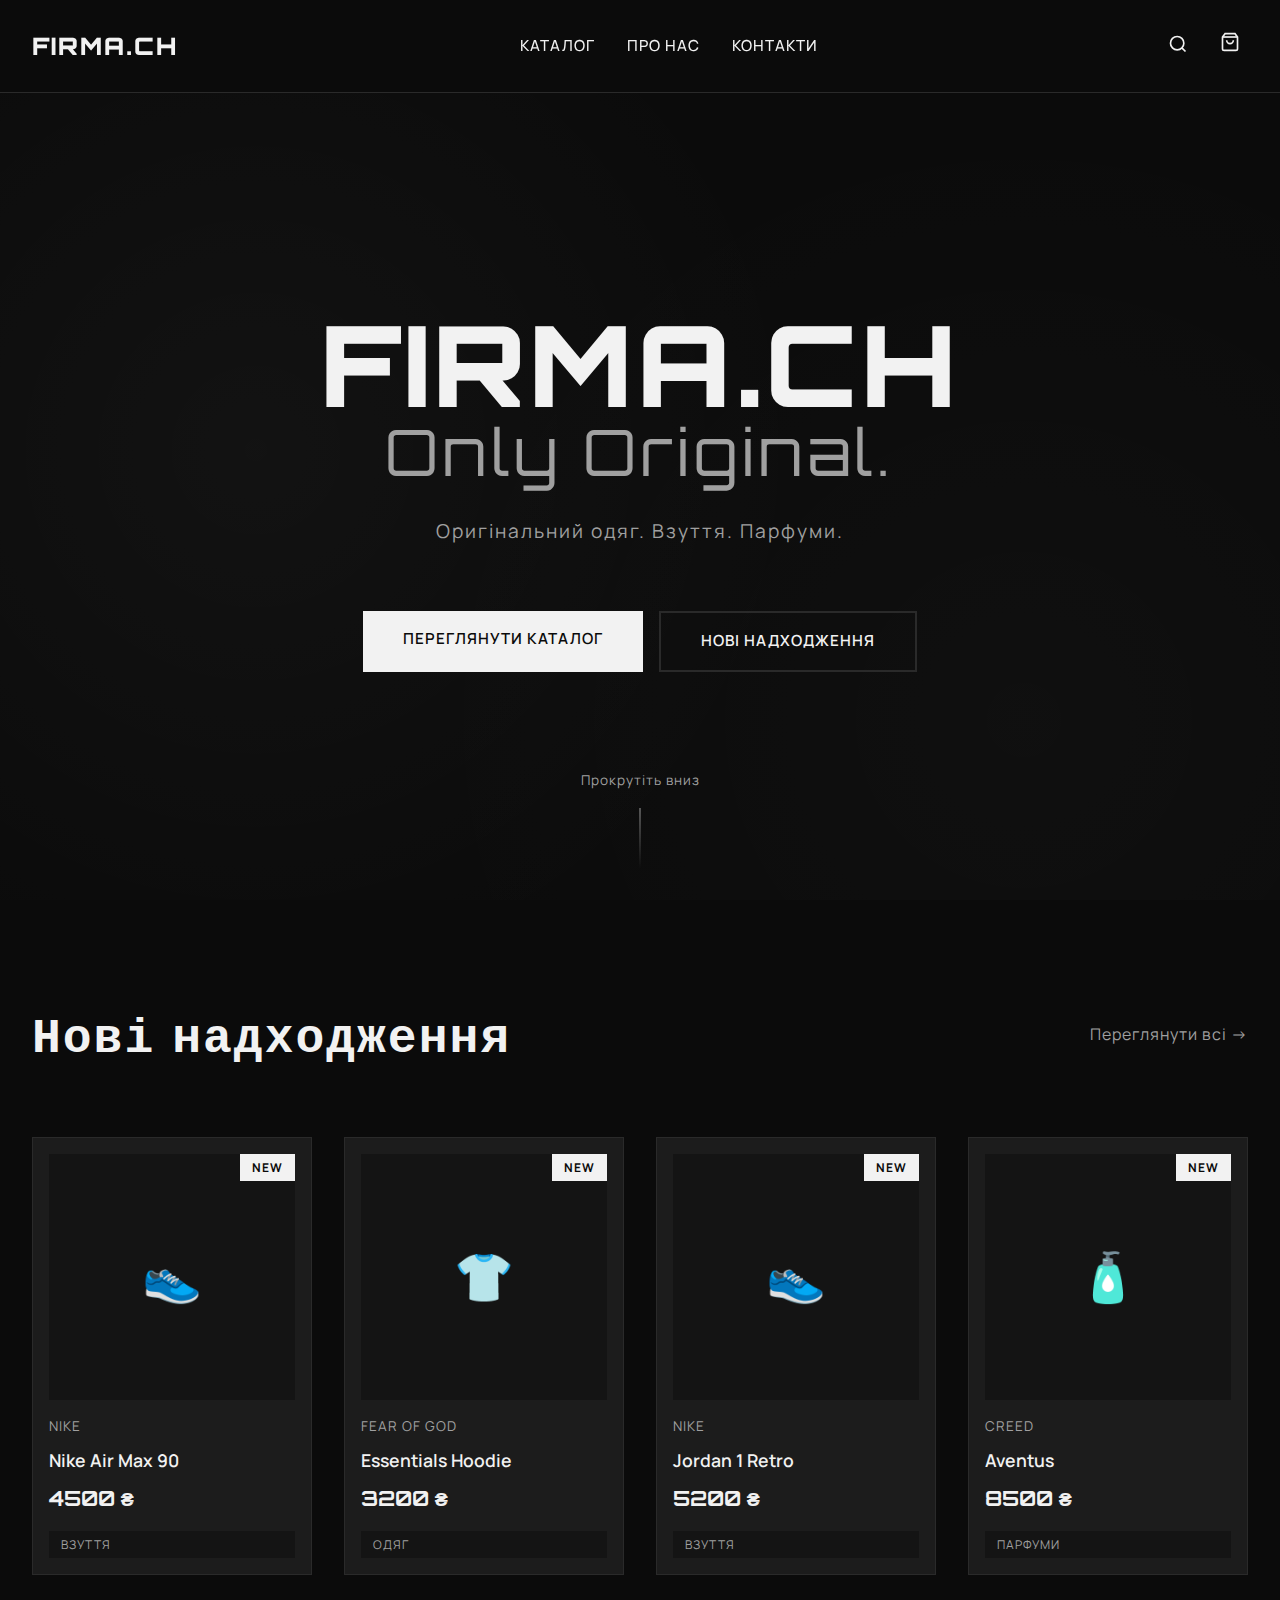
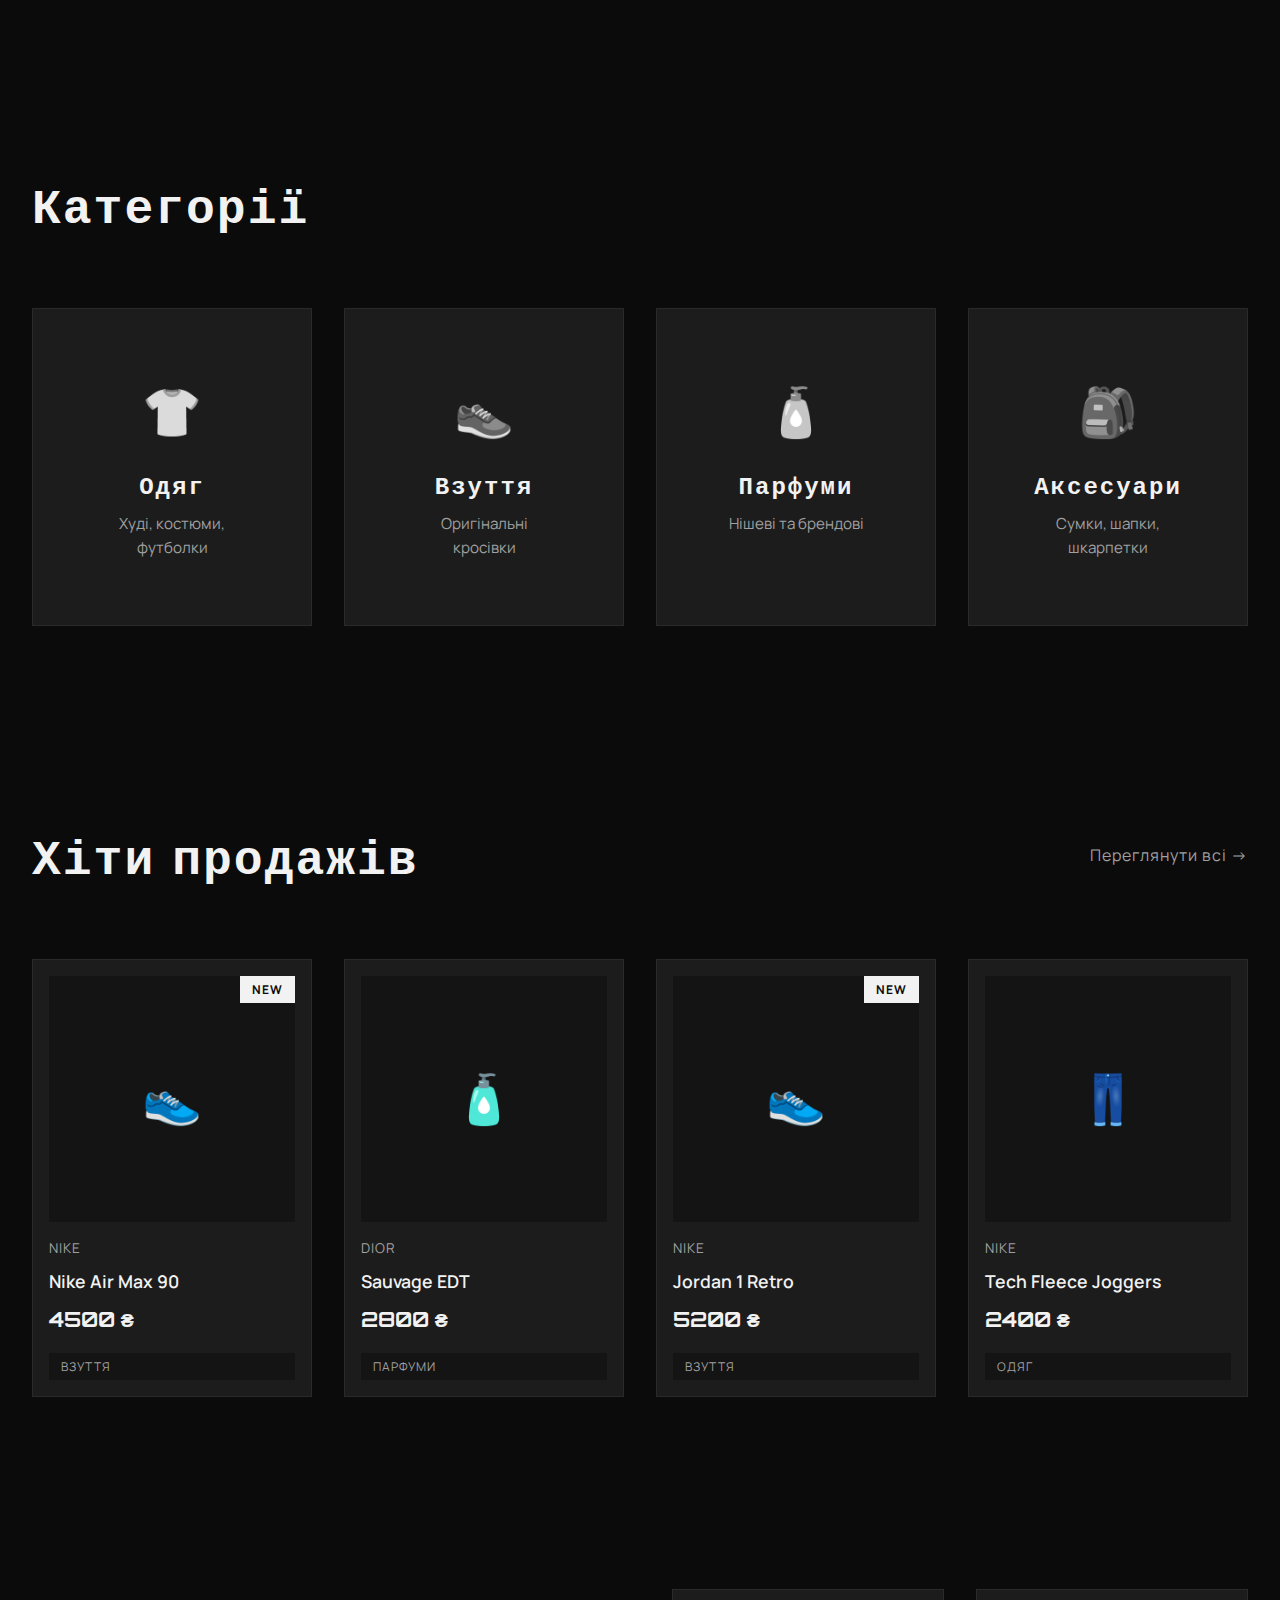
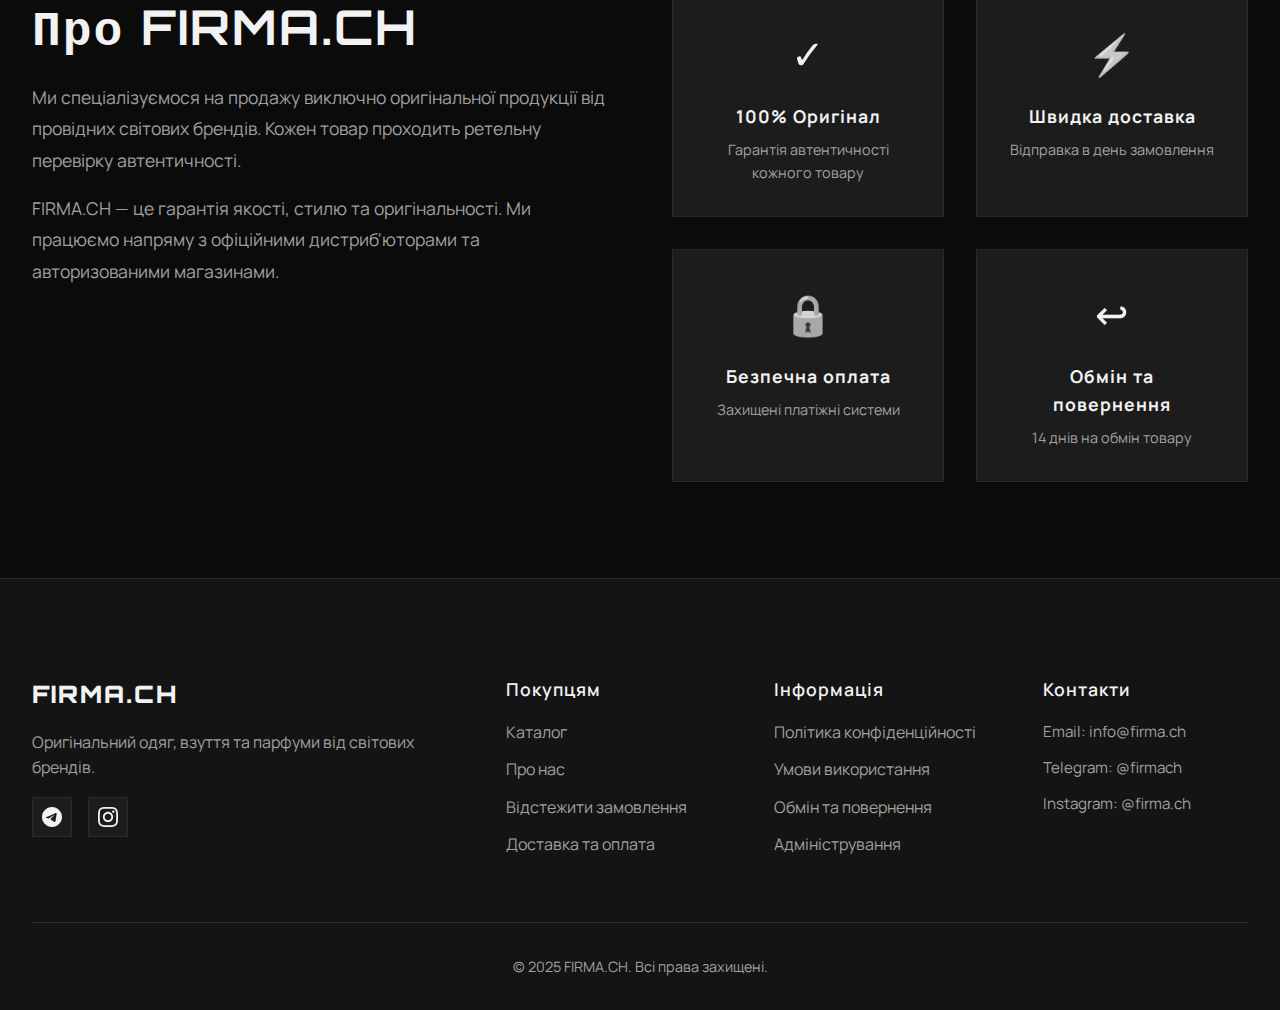
<file: index.html>
<!DOCTYPE html>
<html lang="uk">
<head>
    <meta charset="UTF-8">
    <meta name="viewport" content="width=device-width, initial-scale=1.0">
    <title>FIRMA.CH — Only Original</title>
    <link rel="stylesheet" href="styles.css">
    <link rel="preconnect" href="https://fonts.googleapis.com">
    <link rel="preconnect" href="https://fonts.gstatic.com" crossorigin>
    <link href="https://fonts.googleapis.com/css2?family=Orbitron:wght@400;500;700;900&family=Manrope:wght@300;400;500;600&display=swap" rel="stylesheet">
</head>
<body>
    <!-- Navigation -->
    <nav class="navbar">
        <div class="container">
            <div class="nav-content">
                <a href="index.html" class="logo">FIRMA.CH</a>
                <div class="nav-links">
                    <a href="catalog.html">Каталог</a>
                    <a href="#about">Про нас</a>
                    <a href="#contacts">Контакти</a>
                </div>
                <div class="nav-actions">
                    <button class="search-btn" id="searchToggle">
                        <svg width="20" height="20" viewBox="0 0 24 24" fill="none" stroke="currentColor" stroke-width="2">
                            <circle cx="11" cy="11" r="8"></circle>
                            <path d="m21 21-4.35-4.35"></path>
                        </svg>
                    </button>
                    <a href="cart.html" class="cart-btn">
                        <svg width="20" height="20" viewBox="0 0 24 24" fill="none" stroke="currentColor" stroke-width="2">
                            <path d="M6 2L3 6v14a2 2 0 0 0 2 2h14a2 2 0 0 0 2-2V6l-3-4z"></path>
                            <line x1="3" y1="6" x2="21" y2="6"></line>
                            <path d="M16 10a4 4 0 0 1-8 0"></path>
                        </svg>
                        <span class="cart-count" id="cartCount">0</span>
                    </a>
                    <button class="menu-toggle" id="menuToggle">
                        <span></span>
                        <span></span>
                        <span></span>
                    </button>
                </div>
            </div>
        </div>
    </nav>

    <!-- Search Overlay -->
    <div class="search-overlay" id="searchOverlay">
        <div class="search-container">
            <input type="text" placeholder="Пошук товарів..." class="search-input" id="searchInput">
            <button class="search-close" id="searchClose">×</button>
        </div>
    </div>

    <!-- Hero Section -->
    <section class="hero">
        <div class="hero-bg"></div>
        <div class="container">
            <div class="hero-content">
                <div class="hero-text">
                    <h1 class="hero-title">
                        <span class="hero-line">FIRMA.CH</span>
                        <span class="hero-line hero-tagline">Only Original.</span>
                    </h1>
                    <p class="hero-subtitle">Оригінальний одяг. Взуття. Парфуми.</p>
                    <div class="hero-buttons">
                        <a href="catalog.html" class="btn btn-primary">Переглянути каталог</a>
                        <a href="catalog.html?filter=new" class="btn btn-secondary">Нові надходження</a>
                    </div>
                </div>
            </div>
        </div>
        <div class="hero-scroll">
            <span>Прокрутіть вниз</span>
            <div class="scroll-line"></div>
        </div>
    </section>

    <!-- New Arrivals -->
    <section class="section section-new">
        <div class="container">
            <div class="section-header">
                <h2 class="section-title">Нові надходження</h2>
                <a href="catalog.html?filter=new" class="section-link">Переглянути всі →</a>
            </div>
            <div class="products-grid" id="newProducts">
                <!-- Products will be loaded here -->
            </div>
        </div>
    </section>

    <!-- Categories -->
    <section class="section section-categories">
        <div class="container">
            <div class="section-header">
                <h2 class="section-title">Категорії</h2>
            </div>
            <div class="categories-grid">
                <a href="catalog.html?category=clothing" class="category-card">
                    <div class="category-icon">👕</div>
                    <h3>Одяг</h3>
                    <p>Худі, костюми, футболки</p>
                </a>
                <a href="catalog.html?category=shoes" class="category-card">
                    <div class="category-icon">👟</div>
                    <h3>Взуття</h3>
                    <p>Оригінальні кросівки</p>
                </a>
                <a href="catalog.html?category=perfume" class="category-card">
                    <div class="category-icon">🧴</div>
                    <h3>Парфуми</h3>
                    <p>Нішеві та брендові</p>
                </a>
                <a href="catalog.html?category=accessories" class="category-card">
                    <div class="category-icon">🎒</div>
                    <h3>Аксесуари</h3>
                    <p>Сумки, шапки, шкарпетки</p>
                </a>
            </div>
        </div>
    </section>

    <!-- Best Sellers -->
    <section class="section section-bestsellers">
        <div class="container">
            <div class="section-header">
                <h2 class="section-title">Хіти продажів</h2>
                <a href="catalog.html?filter=bestsellers" class="section-link">Переглянути всі →</a>
            </div>
            <div class="products-grid" id="bestsellerProducts">
                <!-- Products will be loaded here -->
            </div>
        </div>
    </section>

    <!-- About Section -->
    <section class="section section-about" id="about">
        <div class="container">
            <div class="about-content">
                <div class="about-text">
                    <h2 class="section-title">Про FIRMA.CH</h2>
                    <p>Ми спеціалізуємося на продажу виключно оригінальної продукції від провідних світових брендів. Кожен товар проходить ретельну перевірку автентичності.</p>
                    <p>FIRMA.CH — це гарантія якості, стилю та оригінальності. Ми працюємо напряму з офіційними дистриб'юторами та авторизованими магазинами.</p>
                </div>
                <div class="about-features">
                    <div class="feature-card">
                        <div class="feature-icon">✓</div>
                        <h3>100% Оригінал</h3>
                        <p>Гарантія автентичності кожного товару</p>
                    </div>
                    <div class="feature-card">
                        <div class="feature-icon">⚡</div>
                        <h3>Швидка доставка</h3>
                        <p>Відправка в день замовлення</p>
                    </div>
                    <div class="feature-card">
                        <div class="feature-icon">🔒</div>
                        <h3>Безпечна оплата</h3>
                        <p>Захищені платіжні системи</p>
                    </div>
                    <div class="feature-card">
                        <div class="feature-icon">↩</div>
                        <h3>Обмін та повернення</h3>
                        <p>14 днів на обмін товару</p>
                    </div>
                </div>
            </div>
        </div>
    </section>

    <!-- Footer -->
    <footer class="footer" id="contacts">
        <div class="container">
            <div class="footer-content">
                <div class="footer-section">
                    <h3 class="footer-title">FIRMA.CH</h3>
                    <p class="footer-desc">Оригінальний одяг, взуття та парфуми від світових брендів.</p>
                    <div class="footer-social">
                        <a href="https://t.me/firmach" target="_blank" class="social-link">
                            <svg width="20" height="20" viewBox="0 0 24 24" fill="currentColor">
                                <path d="M12 0C5.373 0 0 5.373 0 12s5.373 12 12 12 12-5.373 12-12S18.627 0 12 0zm5.562 8.161c-.18 1.897-.962 6.502-1.359 8.627-.168.9-.5 1.201-.82 1.23-.697.064-1.226-.461-1.901-.903-1.056-.692-1.653-1.123-2.678-1.799-1.185-.781-.417-1.21.258-1.911.177-.184 3.247-2.977 3.307-3.23.007-.032.014-.15-.056-.212s-.174-.041-.249-.024c-.106.024-1.793 1.139-5.062 3.345-.479.329-.913.489-1.302.481-.428-.009-1.252-.241-1.865-.44-.752-.244-1.349-.374-1.297-.789.027-.216.324-.437.892-.663 3.498-1.524 5.831-2.529 6.998-3.014 3.332-1.386 4.025-1.627 4.476-1.635.099-.001.321.023.465.141.121.099.155.233.171.328.015.094.035.312.02.481z"/>
                            </svg>
                        </a>
                        <a href="https://instagram.com/firma.ch" target="_blank" class="social-link">
                            <svg width="20" height="20" viewBox="0 0 24 24" fill="currentColor">
                                <path d="M12 2.163c3.204 0 3.584.012 4.85.07 3.252.148 4.771 1.691 4.919 4.919.058 1.265.069 1.645.069 4.849 0 3.205-.012 3.584-.069 4.849-.149 3.225-1.664 4.771-4.919 4.919-1.266.058-1.644.07-4.85.07-3.204 0-3.584-.012-4.849-.07-3.26-.149-4.771-1.699-4.919-4.92-.058-1.265-.07-1.644-.07-4.849 0-3.204.013-3.583.07-4.849.149-3.227 1.664-4.771 4.919-4.919 1.266-.057 1.645-.069 4.849-.069zm0-2.163c-3.259 0-3.667.014-4.947.072-4.358.2-6.78 2.618-6.98 6.98-.059 1.281-.073 1.689-.073 4.948 0 3.259.014 3.668.072 4.948.2 4.358 2.618 6.78 6.98 6.98 1.281.058 1.689.072 4.948.072 3.259 0 3.668-.014 4.948-.072 4.354-.2 6.782-2.618 6.979-6.98.059-1.28.073-1.689.073-4.948 0-3.259-.014-3.667-.072-4.947-.196-4.354-2.617-6.78-6.979-6.98-1.281-.059-1.69-.073-4.949-.073zm0 5.838c-3.403 0-6.162 2.759-6.162 6.162s2.759 6.163 6.162 6.163 6.162-2.759 6.162-6.163c0-3.403-2.759-6.162-6.162-6.162zm0 10.162c-2.209 0-4-1.79-4-4 0-2.209 1.791-4 4-4s4 1.791 4 4c0 2.21-1.791 4-4 4zm6.406-11.845c-.796 0-1.441.645-1.441 1.44s.645 1.44 1.441 1.44c.795 0 1.439-.645 1.439-1.44s-.644-1.44-1.439-1.44z"/>
                            </svg>
                        </a>
                    </div>
                </div>
                <div class="footer-section">
                    <h4 class="footer-subtitle">Покупцям</h4>
                    <ul class="footer-links">
                        <li><a href="catalog.html">Каталог</a></li>
                        <li><a href="#about">Про нас</a></li>
                        <li><a href="tracking.html">Відстежити замовлення</a></li>
                        <li><a href="#delivery">Доставка та оплата</a></li>
                    </ul>
                </div>
                <div class="footer-section">
                    <h4 class="footer-subtitle">Інформація</h4>
                    <ul class="footer-links">
                        <li><a href="#policy">Політика конфіденційності</a></li>
                        <li><a href="#terms">Умови використання</a></li>
                        <li><a href="#return">Обмін та повернення</a></li>
                        <li><a href="admin.html">Адміністрування</a></li>
                    </ul>
                </div>
                <div class="footer-section">
                    <h4 class="footer-subtitle">Контакти</h4>
                    <ul class="footer-contacts">
                        <li>Email: info@firma.ch</li>
                        <li>Telegram: @firmach</li>
                        <li>Instagram: @firma.ch</li>
                    </ul>
                </div>
            </div>
            <div class="footer-bottom">
                <p>&copy; 2025 FIRMA.CH. Всі права захищені.</p>
            </div>
        </div>
    </footer>

    <script src="app.js"></script>
</body>
</html>
</file>
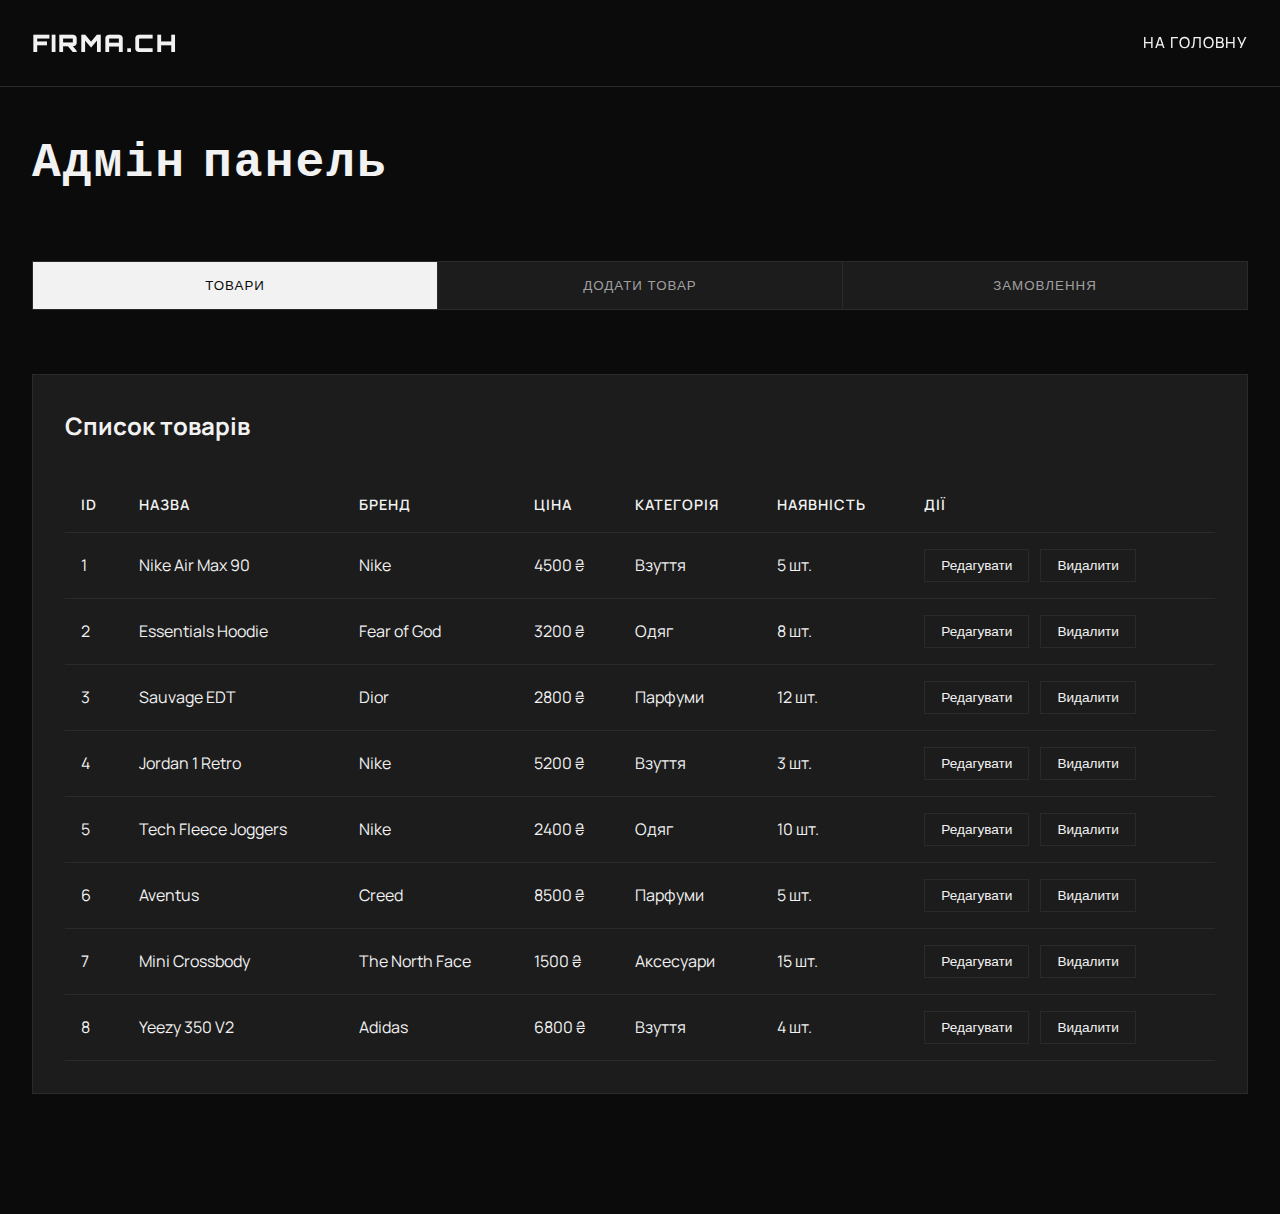
<file: admin.html>
<!DOCTYPE html>
<html lang="uk">
<head>
    <meta charset="UTF-8">
    <meta name="viewport" content="width=device-width, initial-scale=1.0">
    <title>Адмін панель — FIRMA.CH</title>
    <link rel="stylesheet" href="styles.css">
    <link href="https://fonts.googleapis.com/css2?family=Orbitron:wght@400;500;700;900&family=Manrope:wght@300;400;500;600&display=swap" rel="stylesheet">
    <style>
        .admin-container { padding: 120px 0; }
        .admin-tabs { display: flex; gap: 0; margin-bottom: var(--spacing-lg); border: 1px solid var(--color-border); }
        .admin-tab { flex: 1; background: var(--color-card); border: none; border-right: 1px solid var(--color-border); color: var(--color-muted); padding: var(--spacing-sm); cursor: pointer; transition: var(--transition-fast); text-transform: uppercase; letter-spacing: 1px; }
        .admin-tab:last-child { border-right: none; }
        .admin-tab.active { background: var(--color-text); color: var(--color-black); }
        .admin-tab:hover { background: var(--color-dark-grey); }
        .admin-content { background: var(--color-card); border: 1px solid var(--color-border); padding: var(--spacing-md); }
        .admin-section { display: none; }
        .admin-section.active { display: block; }
        .product-form { display: grid; grid-template-columns: 1fr 1fr; gap: var(--spacing-md); }
        .form-group { margin-bottom: var(--spacing-md); }
        .form-group label { display: block; margin-bottom: 0.5rem; font-weight: 600; text-transform: uppercase; font-size: 0.9rem; }
        .form-group input, .form-group select, .form-group textarea { width: 100%; background: var(--color-dark-grey); border: 1px solid var(--color-border); color: var(--color-text); padding: 0.75rem; font-size: 1rem; }
        .products-table { width: 100%; border-collapse: collapse; }
        .products-table th, .products-table td { padding: var(--spacing-sm); border-bottom: 1px solid var(--color-border); text-align: left; }
        .products-table th { font-weight: 600; text-transform: uppercase; font-size: 0.9rem; letter-spacing: 1px; }
        .action-btn { background: transparent; border: 1px solid var(--color-border); color: var(--color-text); padding: 0.5rem 1rem; font-size: 0.85rem; cursor: pointer; margin-right: 0.5rem; transition: var(--transition-fast); }
        .action-btn:hover { border-color: var(--color-text); }
        .delete-btn:hover { border-color: #F44336; color: #F44336; }
    </style>
</head>
<body>
    <nav class="navbar">
        <div class="container">
            <div class="nav-content">
                <a href="index.html" class="logo">FIRMA.CH</a>
                <div class="nav-links">
                    <a href="index.html">На головну</a>
                </div>
            </div>
        </div>
    </nav>
    
    <div class="admin-container">
        <div class="container">
            <h1 class="section-title" style="margin-bottom: var(--spacing-lg);">Адмін панель</h1>
            
            <div class="admin-tabs">
                <button class="admin-tab active" data-tab="products">Товари</button>
                <button class="admin-tab" data-tab="add">Додати товар</button>
                <button class="admin-tab" data-tab="orders">Замовлення</button>
            </div>
            
            <div class="admin-content">
                <div class="admin-section active" id="products">
                    <h2 style="margin-bottom: var(--spacing-md);">Список товарів</h2>
                    <table class="products-table">
                        <thead>
                            <tr><th>ID</th><th>Назва</th><th>Бренд</th><th>Ціна</th><th>Категорія</th><th>Наявність</th><th>Дії</th></tr>
                        </thead>
                        <tbody id="productsTableBody"></tbody>
                    </table>
                </div>
                
                <div class="admin-section" id="add">
                    <h2 style="margin-bottom: var(--spacing-md);">Додати новий товар</h2>
                    <form id="addProductForm" class="product-form">
                        <div class="form-group"><label>Назва *</label><input type="text" name="name" required></div>
                        <div class="form-group"><label>Бренд *</label><input type="text" name="brand" required></div>
                        <div class="form-group"><label>Ціна (₴) *</label><input type="number" name="price" required></div>
                        <div class="form-group"><label>Категорія *</label><select name="category" required><option value="clothing">Одяг</option><option value="shoes">Взуття</option><option value="perfume">Парфуми</option><option value="accessories">Аксесуари</option></select></div>
                        <div class="form-group"><label>Іконка (емоджі)</label><input type="text" name="image" placeholder="👕"></div>
                        <div class="form-group"><label>Наявність *</label><input type="number" name="stock" required value="0"></div>
                        <div class="form-group" style="grid-column: 1 / -1;"><label>Розміри (через кому)</label><input type="text" name="sizes" placeholder="S, M, L, XL"></div>
                        <div class="form-group" style="grid-column: 1 / -1;"><button type="submit" class="btn btn-primary" style="width: 100%;">Додати товар</button></div>
                    </form>
                </div>
                
                <div class="admin-section" id="orders">
                    <h2 style="margin-bottom: var(--spacing-md);">Замовлення</h2>
                    <table class="products-table">
                        <thead>
                            <tr><th>ID</th><th>Клієнт</th><th>Телефон</th><th>Сума</th><th>Статус</th><th>Дії</th></tr>
                        </thead>
                        <tbody id="ordersTableBody">
                            <tr><td colspan="6" style="text-align: center; color: var(--color-muted);">Замовлень поки немає</td></tr>
                        </tbody>
                    </table>
                </div>
            </div>
        </div>
    </div>
    
    <script src="app.js"></script>
    <script src="admin.js"></script>
</body>
</html>
</file>
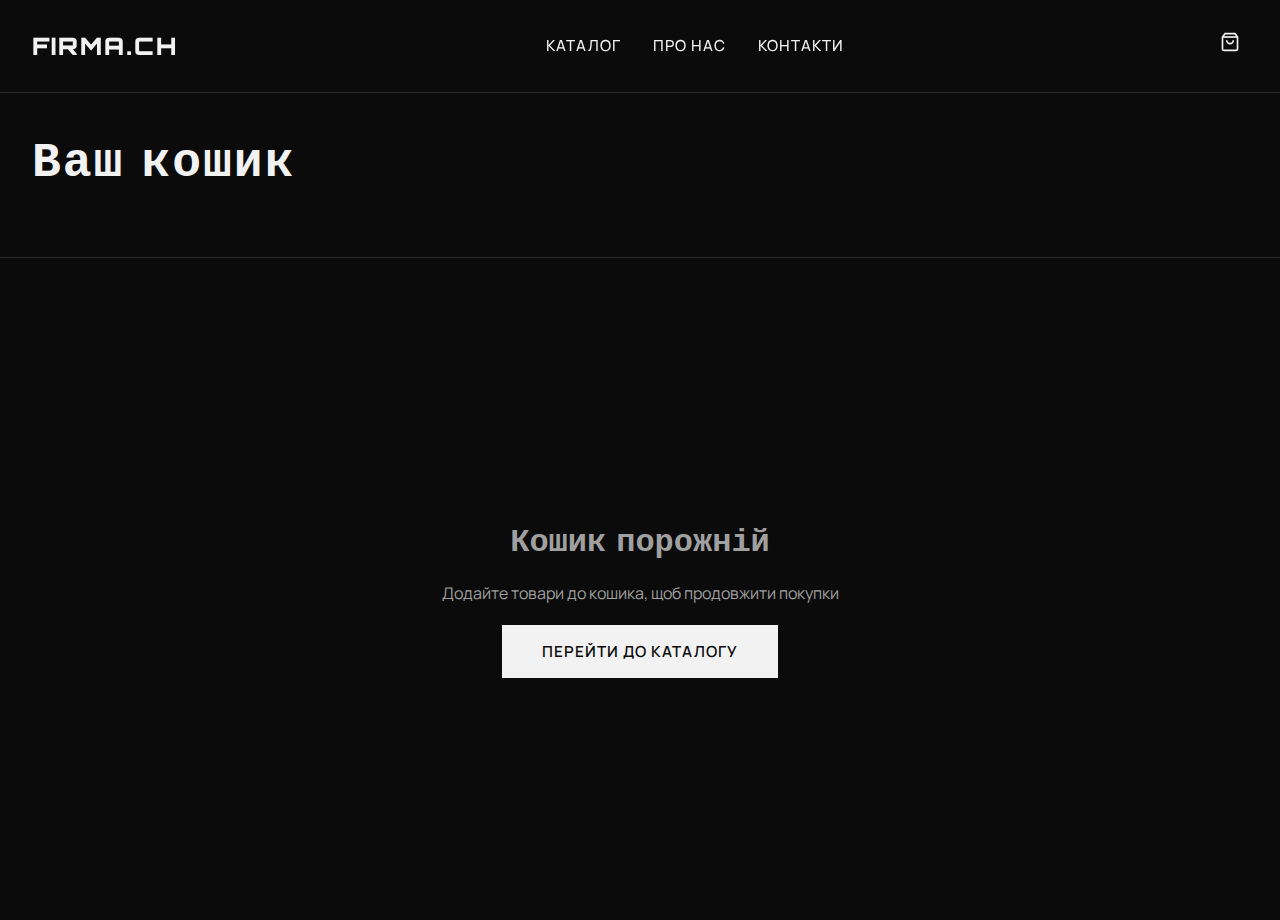
<file: cart.html>
<!DOCTYPE html>
<html lang="uk">
<head>
    <meta charset="UTF-8">
    <meta name="viewport" content="width=device-width, initial-scale=1.0">
    <title>Кошик — FIRMA.CH</title>
    <link rel="stylesheet" href="styles.css">
    <link href="https://fonts.googleapis.com/css2?family=Orbitron:wght@400;500;700;900&family=Manrope:wght@300;400;500;600&display=swap" rel="stylesheet">
    <style>
        .cart-hero {
            padding: 120px 0 60px;
            border-bottom: 1px solid var(--color-border);
        }
        .cart-layout {
            display: grid;
            grid-template-columns: 2fr 1fr;
            gap: var(--spacing-lg);
            padding: var(--spacing-lg) 0;
        }
        .cart-items {
            display: flex;
            flex-direction: column;
            gap: var(--spacing-md);
        }
        .cart-item {
            display: grid;
            grid-template-columns: 120px 1fr auto;
            gap: var(--spacing-md);
            background: var(--color-card);
            border: 1px solid var(--color-border);
            padding: var(--spacing-md);
            transition: var(--transition-fast);
        }
        .cart-item:hover {
            border-color: var(--color-muted);
        }
        .cart-item-image {
            width: 120px;
            height: 120px;
            background: var(--color-dark-grey);
            display: flex;
            align-items: center;
            justify-content: center;
            font-size: 4rem;
        }
        .cart-item-info {
            display: flex;
            flex-direction: column;
            gap: 0.5rem;
        }
        .cart-item-brand {
            color: var(--color-muted);
            font-size: 0.85rem;
            text-transform: uppercase;
        }
        .cart-item-name {
            font-size: 1.2rem;
            font-weight: 600;
        }
        .cart-item-option {
            color: var(--color-muted);
            font-size: 0.9rem;
        }
        .cart-item-actions {
            display: flex;
            flex-direction: column;
            align-items: flex-end;
            gap: var(--spacing-sm);
        }
        .cart-item-price {
            font-family: 'Orbitron', monospace;
            font-size: 1.5rem;
            font-weight: 700;
        }
        .quantity-control {
            display: flex;
            align-items: center;
            gap: 0.5rem;
            border: 1px solid var(--color-border);
        }
        .quantity-btn {
            background: transparent;
            border: none;
            color: var(--color-text);
            padding: 0.5rem 1rem;
            cursor: pointer;
            transition: var(--transition-fast);
        }
        .quantity-btn:hover {
            background: var(--color-dark-grey);
        }
        .quantity-value {
            padding: 0.5rem 1rem;
            min-width: 40px;
            text-align: center;
        }
        .remove-btn {
            background: transparent;
            border: 1px solid var(--color-border);
            color: var(--color-muted);
            padding: 0.5rem 1rem;
            font-size: 0.85rem;
            cursor: pointer;
            transition: var(--transition-fast);
        }
        .remove-btn:hover {
            border-color: #F44336;
            color: #F44336;
        }
        .cart-summary {
            position: sticky;
            top: 100px;
            height: fit-content;
            background: var(--color-card);
            border: 1px solid var(--color-border);
            padding: var(--spacing-md);
        }
        .summary-title {
            font-family: 'Orbitron', monospace;
            font-size: 1.5rem;
            margin-bottom: var(--spacing-md);
            letter-spacing: 1px;
        }
        .summary-row {
            display: flex;
            justify-content: space-between;
            margin-bottom: var(--spacing-sm);
            padding-bottom: var(--spacing-sm);
            border-bottom: 1px solid var(--color-border);
        }
        .summary-total {
            display: flex;
            justify-content: space-between;
            font-family: 'Orbitron', monospace;
            font-size: 1.8rem;
            font-weight: 900;
            margin: var(--spacing-md) 0;
        }
        .empty-cart {
            text-align: center;
            padding: var(--spacing-xl);
            color: var(--color-muted);
        }
        @media (max-width: 1024px) {
            .cart-layout {
                grid-template-columns: 1fr;
            }
            .cart-summary {
                position: relative;
                top: 0;
            }
        }
    </style>
</head>
<body>
    <nav class="navbar">
        <div class="container">
            <div class="nav-content">
                <a href="index.html" class="logo">FIRMA.CH</a>
                <div class="nav-links">
                    <a href="catalog.html">Каталог</a>
                    <a href="index.html#about">Про нас</a>
                    <a href="index.html#contacts">Контакти</a>
                </div>
                <div class="nav-actions">
                    <a href="cart.html" class="cart-btn">
                        <svg width="20" height="20" viewBox="0 0 24 24" fill="none" stroke="currentColor" stroke-width="2">
                            <path d="M6 2L3 6v14a2 2 0 0 0 2 2h14a2 2 0 0 0 2-2V6l-3-4z"></path>
                            <line x1="3" y1="6" x2="21" y2="6"></line>
                            <path d="M16 10a4 4 0 0 1-8 0"></path>
                        </svg>
                        <span class="cart-count" id="cartCount">0</span>
                    </a>
                </div>
            </div>
        </div>
    </nav>
    
    <section class="cart-hero">
        <div class="container">
            <h1 class="section-title">Ваш кошик</h1>
        </div>
    </section>
    
    <section class="section">
        <div class="container">
            <div class="cart-layout" id="cartLayout">
                <div class="cart-items" id="cartItems"></div>
                <div class="cart-summary" id="cartSummary"></div>
            </div>
        </div>
    </section>
    
    <script src="app.js"></script>
    <script src="cart.js"></script>
</body>
</html>
</file>
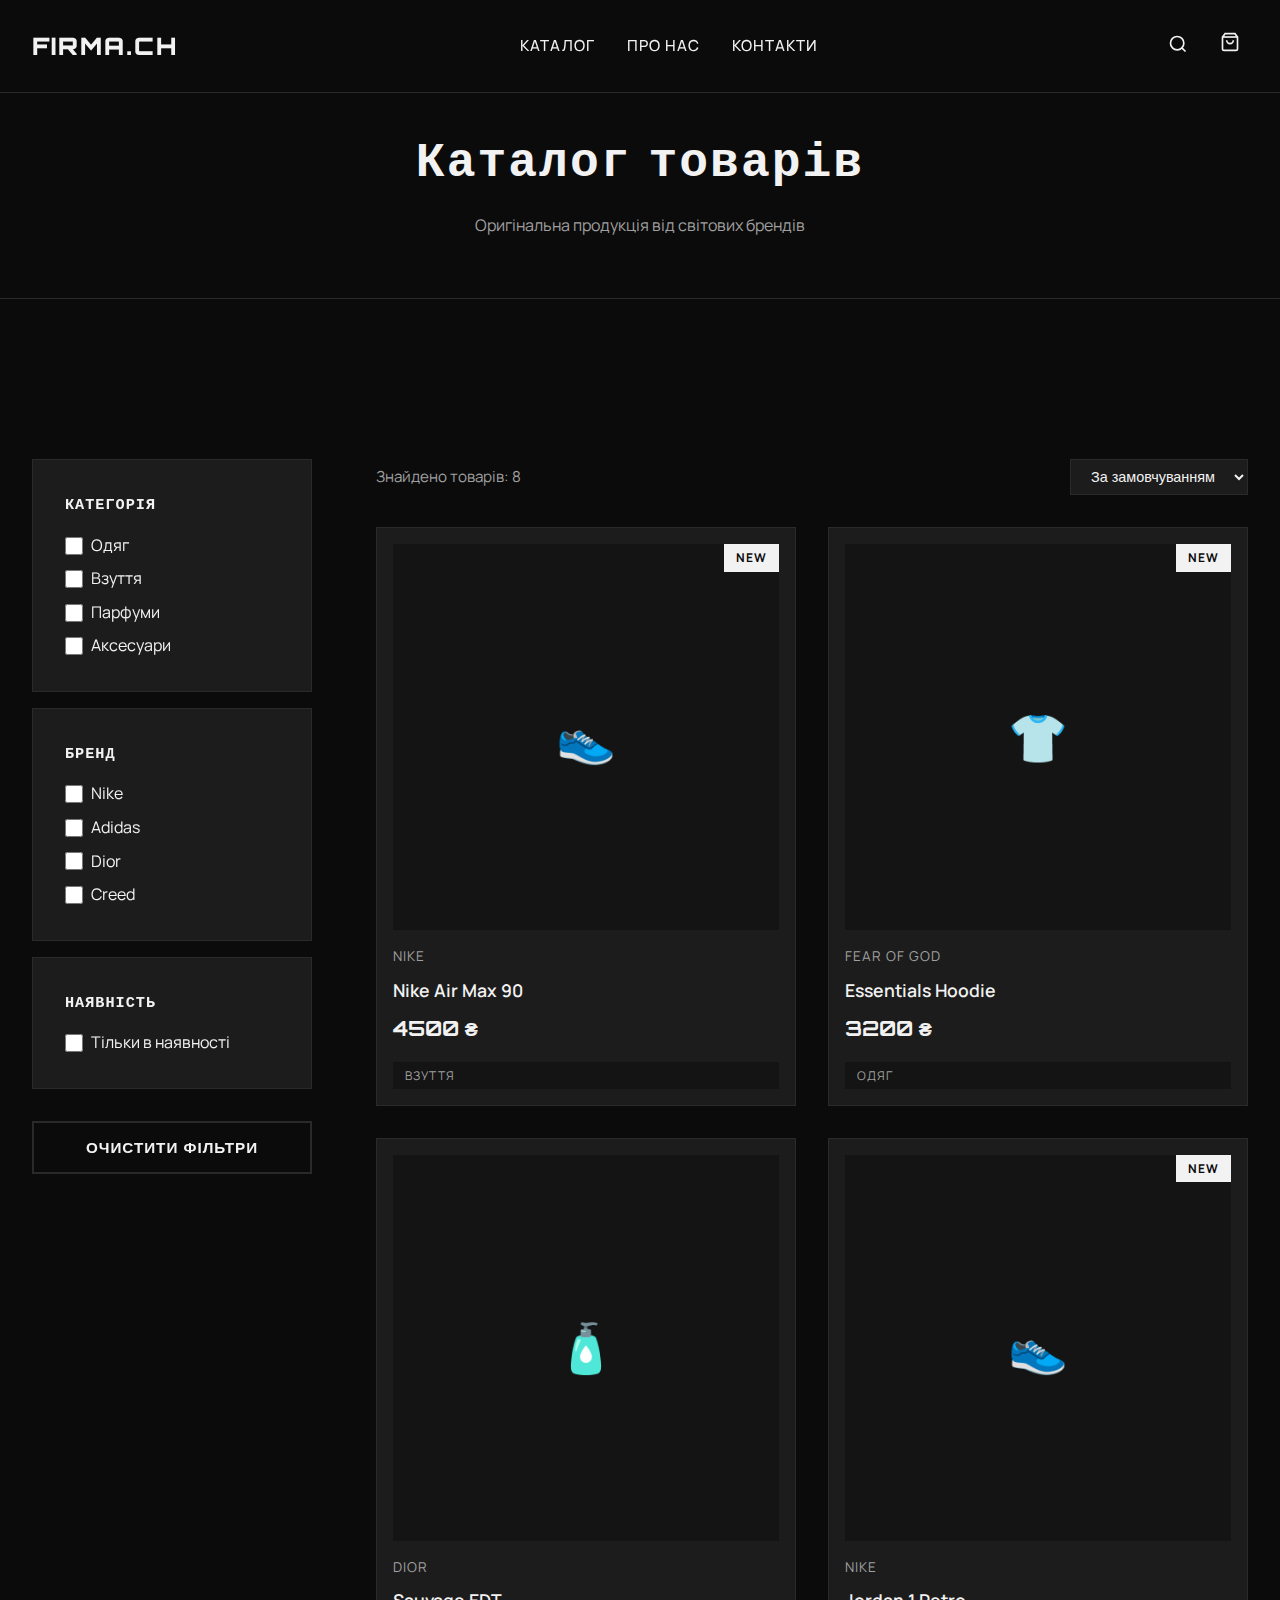
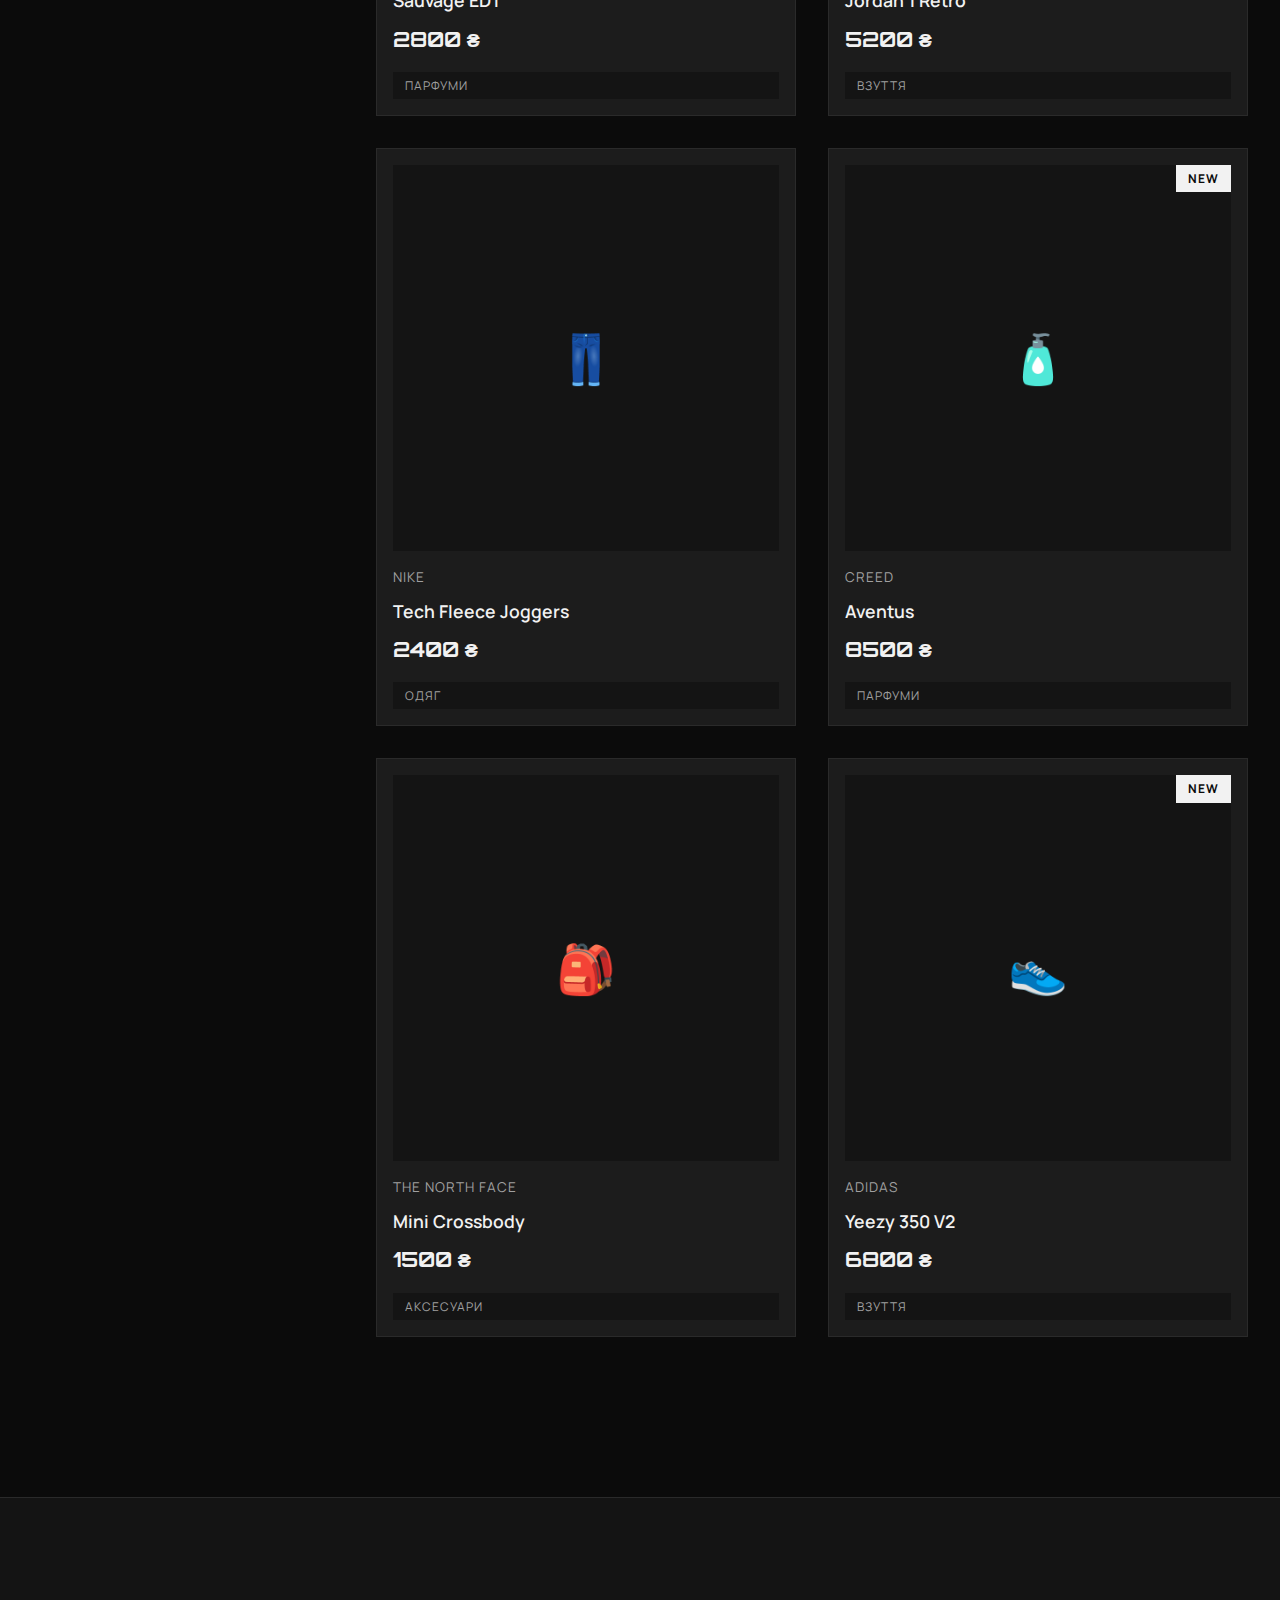
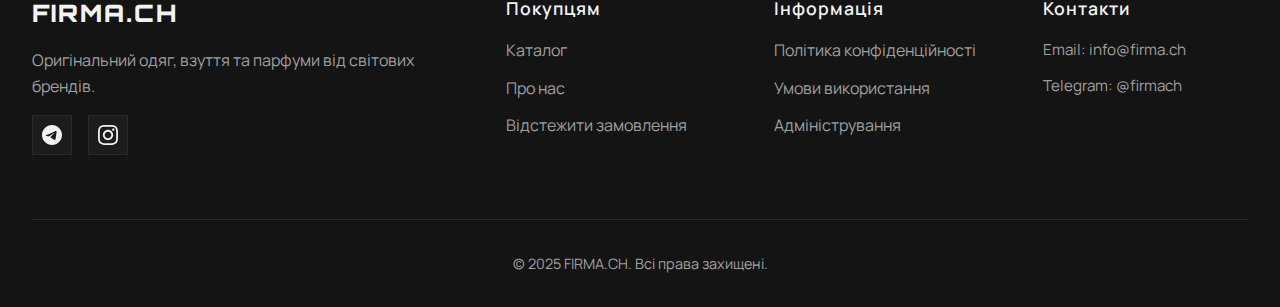
<file: catalog.html>
<!DOCTYPE html>
<html lang="uk">
<head>
    <meta charset="UTF-8">
    <meta name="viewport" content="width=device-width, initial-scale=1.0">
    <title>Каталог — FIRMA.CH</title>
    <link rel="stylesheet" href="styles.css">
    <link href="https://fonts.googleapis.com/css2?family=Orbitron:wght@400;500;700;900&family=Manrope:wght@300;400;500;600&display=swap" rel="stylesheet">
    <style>
        .catalog-hero {
            padding: 120px 0 60px;
            text-align: center;
            border-bottom: 1px solid var(--color-border);
        }
        
        .catalog-layout {
            display: grid;
            grid-template-columns: 280px 1fr;
            gap: var(--spacing-lg);
            padding: var(--spacing-lg) 0;
        }
        
        .filters-sidebar {
            position: sticky;
            top: 100px;
            height: fit-content;
        }
        
        .filter-section {
            background: var(--color-card);
            border: 1px solid var(--color-border);
            padding: var(--spacing-md);
            margin-bottom: var(--spacing-sm);
        }
        
        .filter-title {
            font-family: 'Orbitron', monospace;
            font-size: 0.95rem;
            font-weight: 700;
            letter-spacing: 1px;
            margin-bottom: var(--spacing-sm);
            text-transform: uppercase;
        }
        
        .filter-options {
            display: flex;
            flex-direction: column;
            gap: 0.5rem;
        }
        
        .filter-option {
            display: flex;
            align-items: center;
            gap: 0.5rem;
            cursor: pointer;
            transition: var(--transition-fast);
        }
        
        .filter-option:hover {
            color: var(--color-muted);
        }
        
        .filter-option input[type="checkbox"] {
            width: 18px;
            height: 18px;
            border: 1px solid var(--color-border);
            background: transparent;
            cursor: pointer;
        }
        
        .catalog-header {
            display: flex;
            justify-content: space-between;
            align-items: center;
            margin-bottom: var(--spacing-md);
        }
        
        .results-count {
            color: var(--color-muted);
            font-size: 0.95rem;
        }
        
        .sort-select {
            background: var(--color-card);
            border: 1px solid var(--color-border);
            color: var(--color-text);
            padding: 0.5rem 1rem;
            font-size: 0.9rem;
            cursor: pointer;
            transition: var(--transition-fast);
        }
        
        .sort-select:hover {
            border-color: var(--color-text);
        }
        
        @media (max-width: 1024px) {
            .catalog-layout {
                grid-template-columns: 1fr;
            }
            
            .filters-sidebar {
                position: relative;
                top: 0;
            }
        }
    </style>
</head>
<body>
    <!-- Navigation (same as index.html) -->
    <nav class="navbar">
        <div class="container">
            <div class="nav-content">
                <a href="index.html" class="logo">FIRMA.CH</a>
                <div class="nav-links">
                    <a href="catalog.html">Каталог</a>
                    <a href="index.html#about">Про нас</a>
                    <a href="index.html#contacts">Контакти</a>
                </div>
                <div class="nav-actions">
                    <button class="search-btn" id="searchToggle">
                        <svg width="20" height="20" viewBox="0 0 24 24" fill="none" stroke="currentColor" stroke-width="2">
                            <circle cx="11" cy="11" r="8"></circle>
                            <path d="m21 21-4.35-4.35"></path>
                        </svg>
                    </button>
                    <a href="cart.html" class="cart-btn">
                        <svg width="20" height="20" viewBox="0 0 24 24" fill="none" stroke="currentColor" stroke-width="2">
                            <path d="M6 2L3 6v14a2 2 0 0 0 2 2h14a2 2 0 0 0 2-2V6l-3-4z"></path>
                            <line x1="3" y1="6" x2="21" y2="6"></line>
                            <path d="M16 10a4 4 0 0 1-8 0"></path>
                        </svg>
                        <span class="cart-count" id="cartCount">0</span>
                    </a>
                </div>
            </div>
        </div>
    </nav>

    <!-- Search Overlay -->
    <div class="search-overlay" id="searchOverlay">
        <div class="search-container">
            <input type="text" placeholder="Пошук товарів..." class="search-input" id="searchInput">
            <button class="search-close" id="searchClose">×</button>
        </div>
    </div>

    <!-- Hero -->
    <section class="catalog-hero">
        <div class="container">
            <h1 class="section-title">Каталог товарів</h1>
            <p style="color: var(--color-muted); margin-top: 1rem;">Оригінальна продукція від світових брендів</p>
        </div>
    </section>

    <!-- Catalog -->
    <section class="section">
        <div class="container">
            <div class="catalog-layout">
                <!-- Filters -->
                <aside class="filters-sidebar">
                    <div class="filter-section">
                        <h3 class="filter-title">Категорія</h3>
                        <div class="filter-options" id="categoryFilters">
                            <label class="filter-option">
                                <input type="checkbox" value="clothing">
                                <span>Одяг</span>
                            </label>
                            <label class="filter-option">
                                <input type="checkbox" value="shoes">
                                <span>Взуття</span>
                            </label>
                            <label class="filter-option">
                                <input type="checkbox" value="perfume">
                                <span>Парфуми</span>
                            </label>
                            <label class="filter-option">
                                <input type="checkbox" value="accessories">
                                <span>Аксесуари</span>
                            </label>
                        </div>
                    </div>

                    <div class="filter-section">
                        <h3 class="filter-title">Бренд</h3>
                        <div class="filter-options" id="brandFilters">
                            <label class="filter-option">
                                <input type="checkbox" value="Nike">
                                <span>Nike</span>
                            </label>
                            <label class="filter-option">
                                <input type="checkbox" value="Adidas">
                                <span>Adidas</span>
                            </label>
                            <label class="filter-option">
                                <input type="checkbox" value="Dior">
                                <span>Dior</span>
                            </label>
                            <label class="filter-option">
                                <input type="checkbox" value="Creed">
                                <span>Creed</span>
                            </label>
                        </div>
                    </div>

                    <div class="filter-section">
                        <h3 class="filter-title">Наявність</h3>
                        <div class="filter-options">
                            <label class="filter-option">
                                <input type="checkbox" id="inStockFilter">
                                <span>Тільки в наявності</span>
                            </label>
                        </div>
                    </div>

                    <button class="btn btn-secondary" style="width: 100%; margin-top: 1rem;" id="clearFilters">
                        Очистити фільтри
                    </button>
                </aside>

                <!-- Products -->
                <div class="catalog-content">
                    <div class="catalog-header">
                        <div class="results-count" id="resultsCount">Знайдено товарів: 0</div>
                        <select class="sort-select" id="sortSelect">
                            <option value="default">За замовчуванням</option>
                            <option value="price-asc">Ціна: від низької</option>
                            <option value="price-desc">Ціна: від високої</option>
                            <option value="name">За назвою</option>
                        </select>
                    </div>

                    <div class="products-grid" id="catalogProducts">
                        <!-- Products will be loaded here -->
                    </div>
                </div>
            </div>
        </div>
    </section>

    <!-- Footer -->
    <footer class="footer">
        <div class="container">
            <div class="footer-content">
                <div class="footer-section">
                    <h3 class="footer-title">FIRMA.CH</h3>
                    <p class="footer-desc">Оригінальний одяг, взуття та парфуми від світових брендів.</p>
                    <div class="footer-social">
                        <a href="https://t.me/firmach" target="_blank" class="social-link">
                            <svg width="20" height="20" viewBox="0 0 24 24" fill="currentColor">
                                <path d="M12 0C5.373 0 0 5.373 0 12s5.373 12 12 12 12-5.373 12-12S18.627 0 12 0zm5.562 8.161c-.18 1.897-.962 6.502-1.359 8.627-.168.9-.5 1.201-.82 1.23-.697.064-1.226-.461-1.901-.903-1.056-.692-1.653-1.123-2.678-1.799-1.185-.781-.417-1.21.258-1.911.177-.184 3.247-2.977 3.307-3.23.007-.032.014-.15-.056-.212s-.174-.041-.249-.024c-.106.024-1.793 1.139-5.062 3.345-.479.329-.913.489-1.302.481-.428-.009-1.252-.241-1.865-.44-.752-.244-1.349-.374-1.297-.789.027-.216.324-.437.892-.663 3.498-1.524 5.831-2.529 6.998-3.014 3.332-1.386 4.025-1.627 4.476-1.635.099-.001.321.023.465.141.121.099.155.233.171.328.015.094.035.312.02.481z"/>
                            </svg>
                        </a>
                        <a href="https://instagram.com/firma.ch" target="_blank" class="social-link">
                            <svg width="20" height="20" viewBox="0 0 24 24" fill="currentColor">
                                <path d="M12 2.163c3.204 0 3.584.012 4.85.07 3.252.148 4.771 1.691 4.919 4.919.058 1.265.069 1.645.069 4.849 0 3.205-.012 3.584-.069 4.849-.149 3.225-1.664 4.771-4.919 4.919-1.266.058-1.644.07-4.85.07-3.204 0-3.584-.012-4.849-.07-3.26-.149-4.771-1.699-4.919-4.92-.058-1.265-.07-1.644-.07-4.849 0-3.204.013-3.583.07-4.849.149-3.227 1.664-4.771 4.919-4.919 1.266-.057 1.645-.069 4.849-.069zm0-2.163c-3.259 0-3.667.014-4.947.072-4.358.2-6.78 2.618-6.98 6.98-.059 1.281-.073 1.689-.073 4.948 0 3.259.014 3.668.072 4.948.2 4.358 2.618 6.78 6.98 6.98 1.281.058 1.689.072 4.948.072 3.259 0 3.668-.014 4.948-.072 4.354-.2 6.782-2.618 6.979-6.98.059-1.28.073-1.689.073-4.948 0-3.259-.014-3.667-.072-4.947-.196-4.354-2.617-6.78-6.979-6.98-1.281-.059-1.69-.073-4.949-.073zm0 5.838c-3.403 0-6.162 2.759-6.162 6.162s2.759 6.163 6.162 6.163 6.162-2.759 6.162-6.163c0-3.403-2.759-6.162-6.162-6.162zm0 10.162c-2.209 0-4-1.79-4-4 0-2.209 1.791-4 4-4s4 1.791 4 4c0 2.21-1.791 4-4 4zm6.406-11.845c-.796 0-1.441.645-1.441 1.44s.645 1.44 1.441 1.44c.795 0 1.439-.645 1.439-1.44s-.644-1.44-1.439-1.44z"/>
                            </svg>
                        </a>
                    </div>
                </div>
                <div class="footer-section">
                    <h4 class="footer-subtitle">Покупцям</h4>
                    <ul class="footer-links">
                        <li><a href="catalog.html">Каталог</a></li>
                        <li><a href="index.html#about">Про нас</a></li>
                        <li><a href="tracking.html">Відстежити замовлення</a></li>
                    </ul>
                </div>
                <div class="footer-section">
                    <h4 class="footer-subtitle">Інформація</h4>
                    <ul class="footer-links">
                        <li><a href="#">Політика конфіденційності</a></li>
                        <li><a href="#">Умови використання</a></li>
                        <li><a href="admin.html">Адміністрування</a></li>
                    </ul>
                </div>
                <div class="footer-section">
                    <h4 class="footer-subtitle">Контакти</h4>
                    <ul class="footer-contacts">
                        <li>Email: info@firma.ch</li>
                        <li>Telegram: @firmach</li>
                    </ul>
                </div>
            </div>
            <div class="footer-bottom">
                <p>&copy; 2025 FIRMA.CH. Всі права захищені.</p>
            </div>
        </div>
    </footer>

    <script src="app.js"></script>
    <script src="catalog.js"></script>
</body>
</html>
</file>
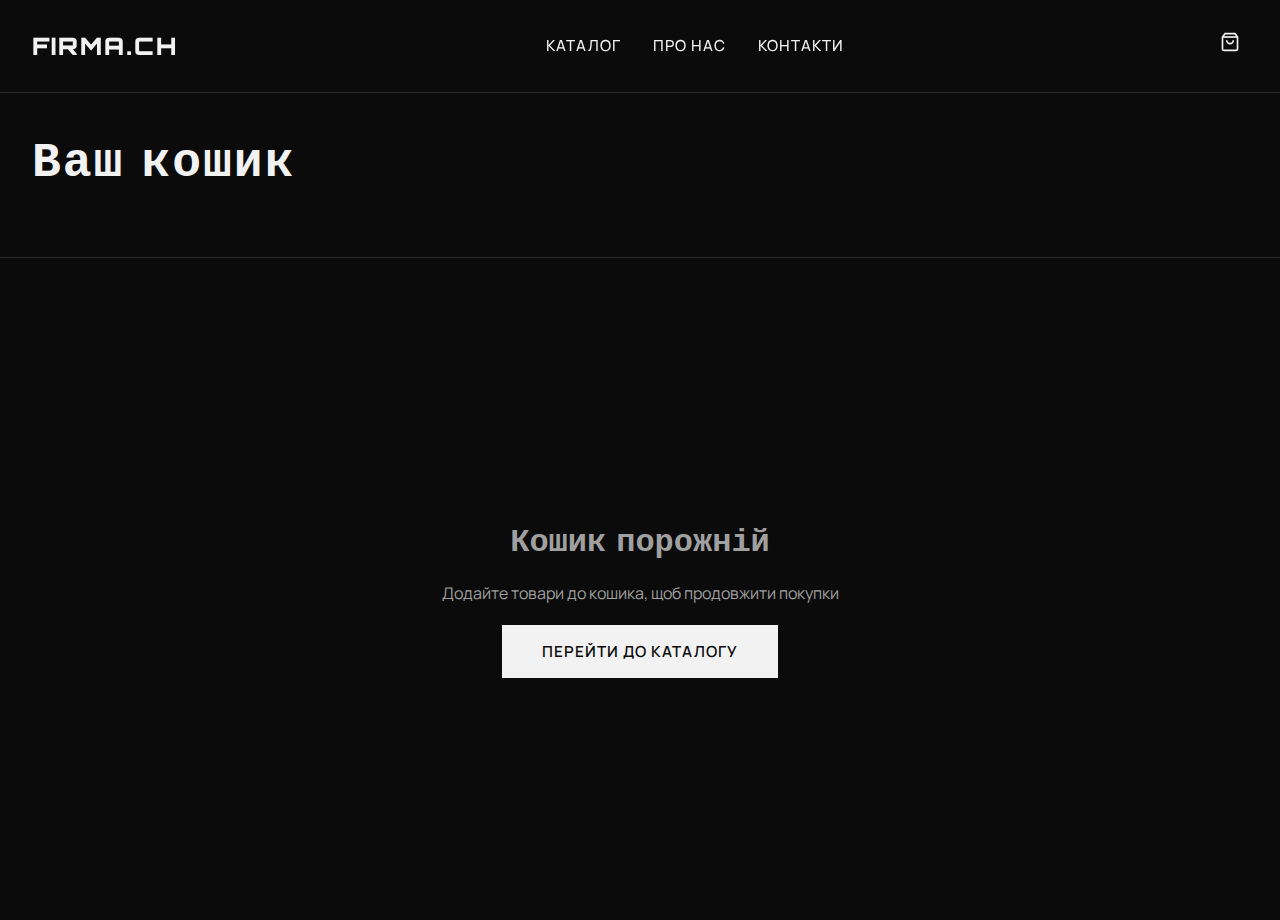
<file: checkout.html>
<!DOCTYPE html>
<html lang="uk">
<head>
    <meta charset="UTF-8">
    <meta name="viewport" content="width=device-width, initial-scale=1.0">
    <title>Оформлення замовлення — FIRMA.CH</title>
    <link rel="stylesheet" href="styles.css">
    <link href="https://fonts.googleapis.com/css2?family=Orbitron:wght@400;500;700;900&family=Manrope:wght@300;400;500;600&display=swap" rel="stylesheet">
    <style>
        .checkout-hero { padding: 120px 0 40px; }
        .checkout-layout { display: grid; grid-template-columns: 2fr 1fr; gap: var(--spacing-lg); padding: var(--spacing-lg) 0; }
        .checkout-steps { display: flex; justify-content: space-between; margin-bottom: var(--spacing-lg); }
        .step { flex: 1; text-align: center; padding: var(--spacing-sm); background: var(--color-card); border: 1px solid var(--color-border); position: relative; }
        .step.active { border-color: var(--color-text); }
        .step-number { display: inline-block; width: 40px; height: 40px; line-height: 40px; border-radius: 50%; background: var(--color-dark-grey); margin-bottom: 0.5rem; }
        .step.active .step-number { background: var(--color-text); color: var(--color-black); }
        .checkout-form { background: var(--color-card); border: 1px solid var(--color-border); padding: var(--spacing-md); }
        .form-group { margin-bottom: var(--spacing-md); }
        .form-group label { display: block; margin-bottom: 0.5rem; font-weight: 600; text-transform: uppercase; font-size: 0.9rem; letter-spacing: 1px; }
        .form-group input, .form-group select, .form-group textarea { width: 100%; background: var(--color-dark-grey); border: 1px solid var(--color-border); color: var(--color-text); padding: 0.75rem; font-size: 1rem; transition: var(--transition-fast); }
        .form-group input:focus, .form-group select:focus, .form-group textarea:focus { outline: none; border-color: var(--color-text); }
        .order-summary { position: sticky; top: 100px; background: var(--color-card); border: 1px solid var(--color-border); padding: var(--spacing-md); }
        @media (max-width: 1024px) { .checkout-layout { grid-template-columns: 1fr; } .order-summary { position: relative; top: 0; } }
    </style>
</head>
<body>
    <nav class="navbar">
        <div class="container">
            <div class="nav-content">
                <a href="index.html" class="logo">FIRMA.CH</a>
            </div>
        </div>
    </nav>
    
    <section class="checkout-hero">
        <div class="container">
            <h1 class="section-title">Оформлення замовлення</h1>
        </div>
    </section>
    
    <section class="section">
        <div class="container">
            <div class="checkout-steps">
                <div class="step active"><div class="step-number">1</div><div>Контактні дані</div></div>
                <div class="step"><div class="step-number">2</div><div>Доставка</div></div>
                <div class="step"><div class="step-number">3</div><div>Оплата</div></div>
            </div>
            
            <div class="checkout-layout">
                <div class="checkout-form">
                    <form id="checkoutForm">
                        <div class="form-group"><label>Ім'я *</label><input type="text" name="firstName" required></div>
                        <div class="form-group"><label>Прізвище *</label><input type="text" name="lastName" required></div>
                        <div class="form-group"><label>Телефон *</label><input type="tel" name="phone" required></div>
                        <div class="form-group"><label>Email</label><input type="email" name="email"></div>
                        <div class="form-group"><label>Місто *</label><input type="text" name="city" required></div>
                        <div class="form-group"><label>Відділення Нової Пошти *</label><input type="text" name="department" required></div>
                        <div class="form-group"><label>Спосіб оплати *</label><select name="payment" required><option value="cash">Оплата при отриманні</option><option value="card">Оплата карткою</option></select></div>
                        <div class="form-group"><label>Коментар до замовлення</label><textarea name="comment" rows="3"></textarea></div>
                        <button type="submit" class="btn btn-primary" style="width: 100%;">Підтвердити замовлення</button>
                    </form>
                </div>
                
                <div class="order-summary" id="orderSummary"></div>
            </div>
        </div>
    </section>
    
    <script src="app.js"></script>
    <script src="checkout.js"></script>
</body>
</html>
</file>
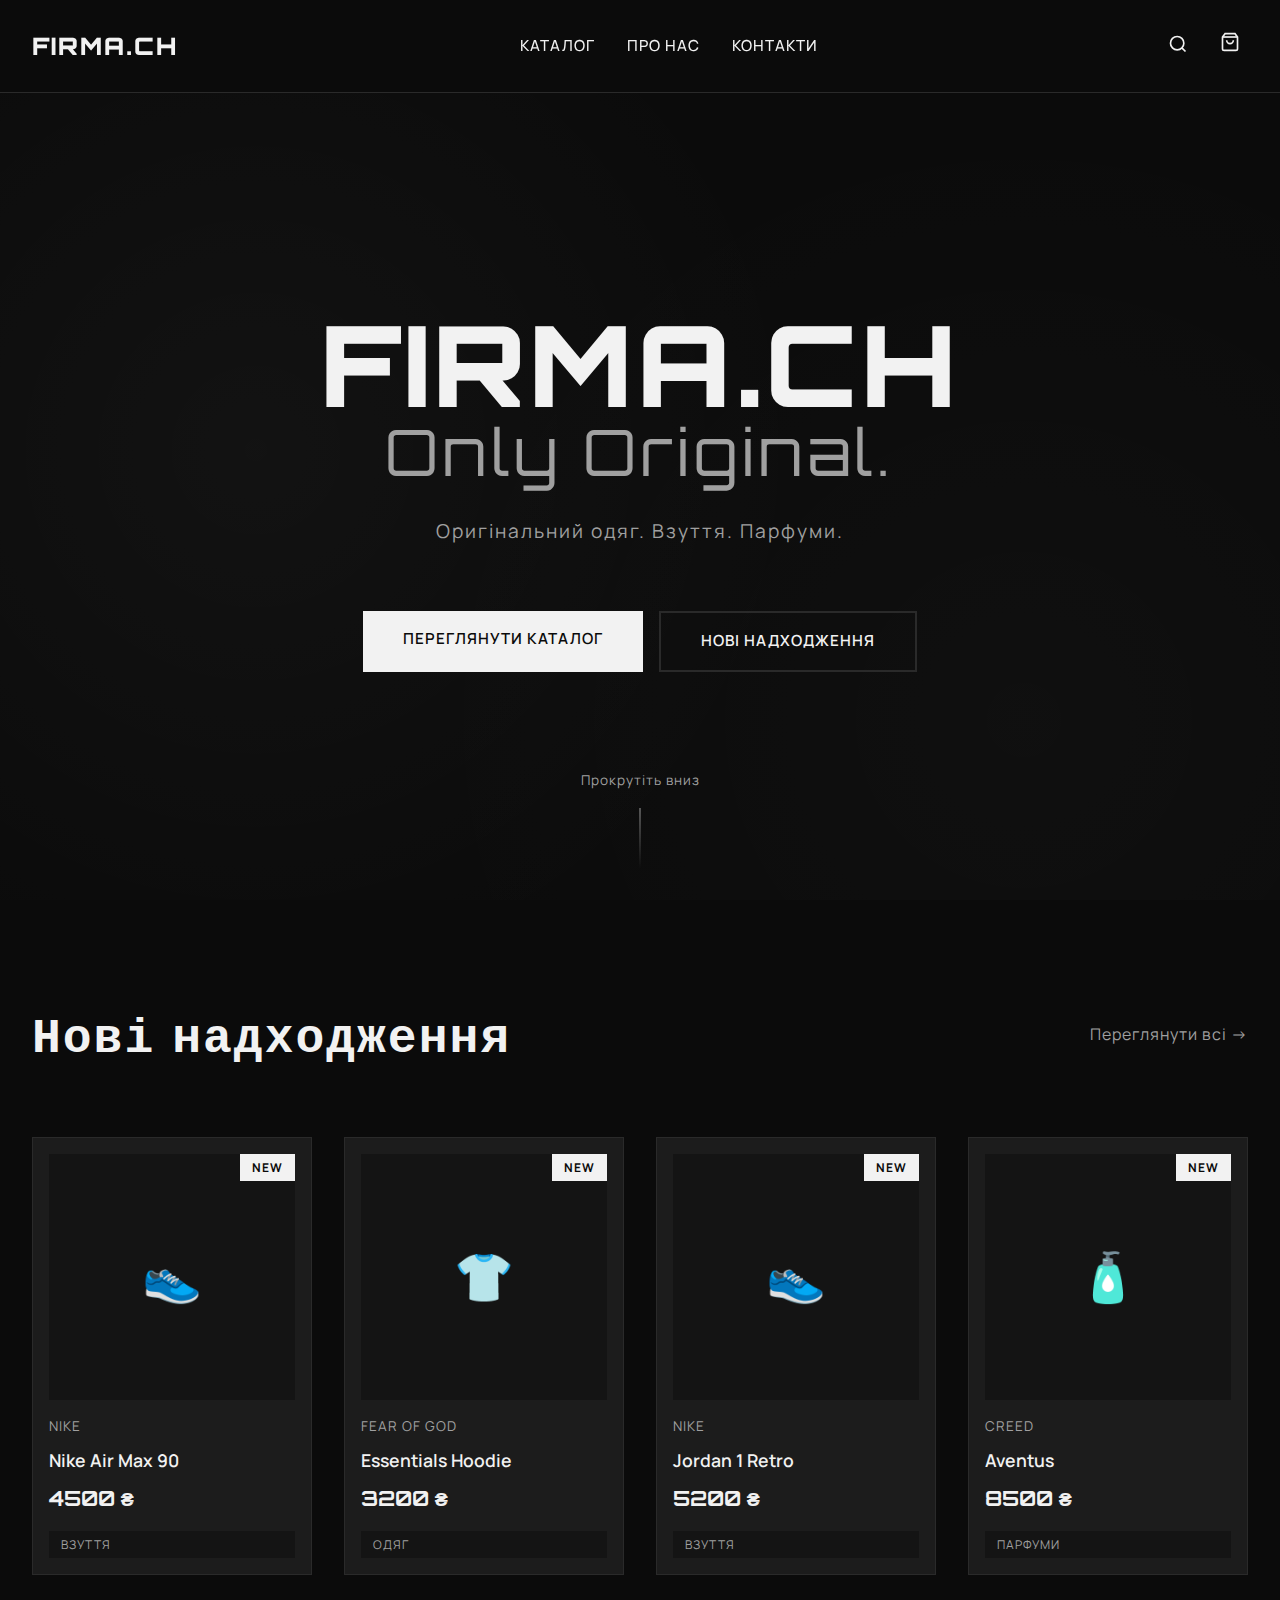
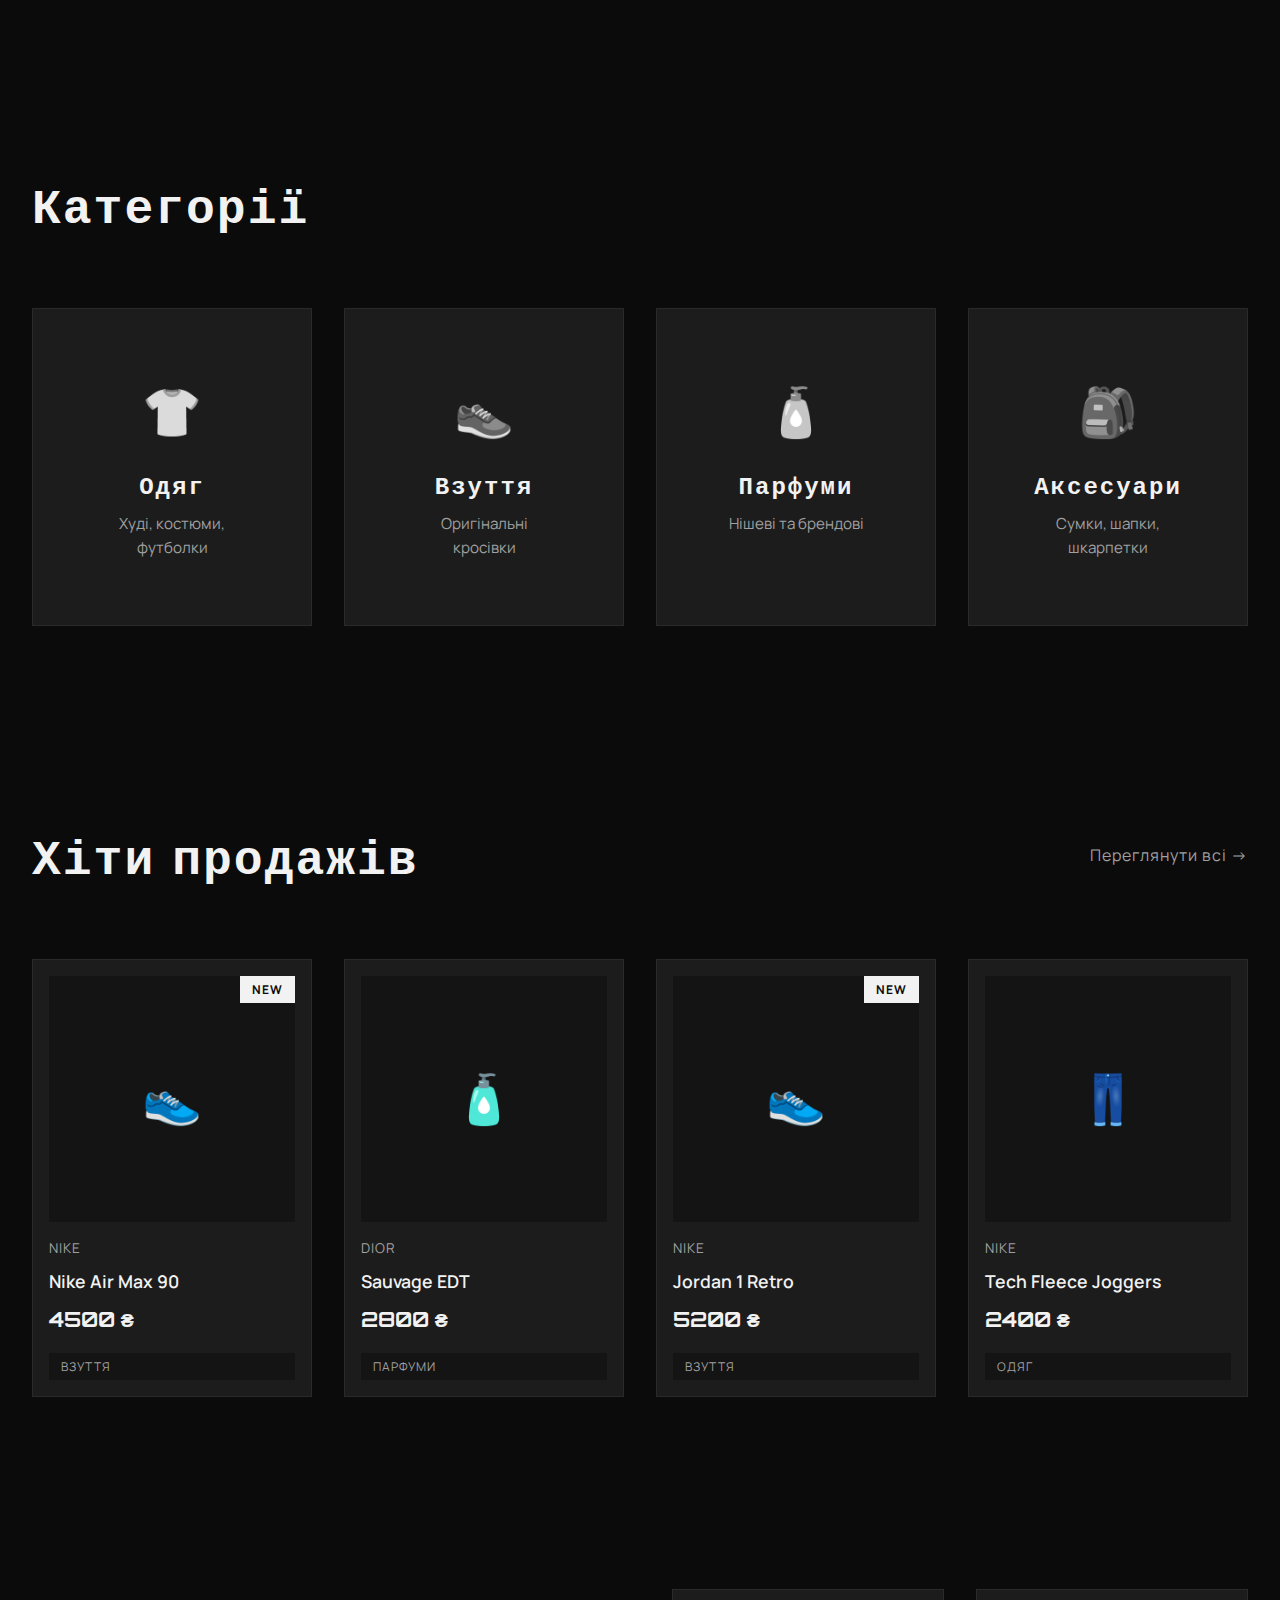
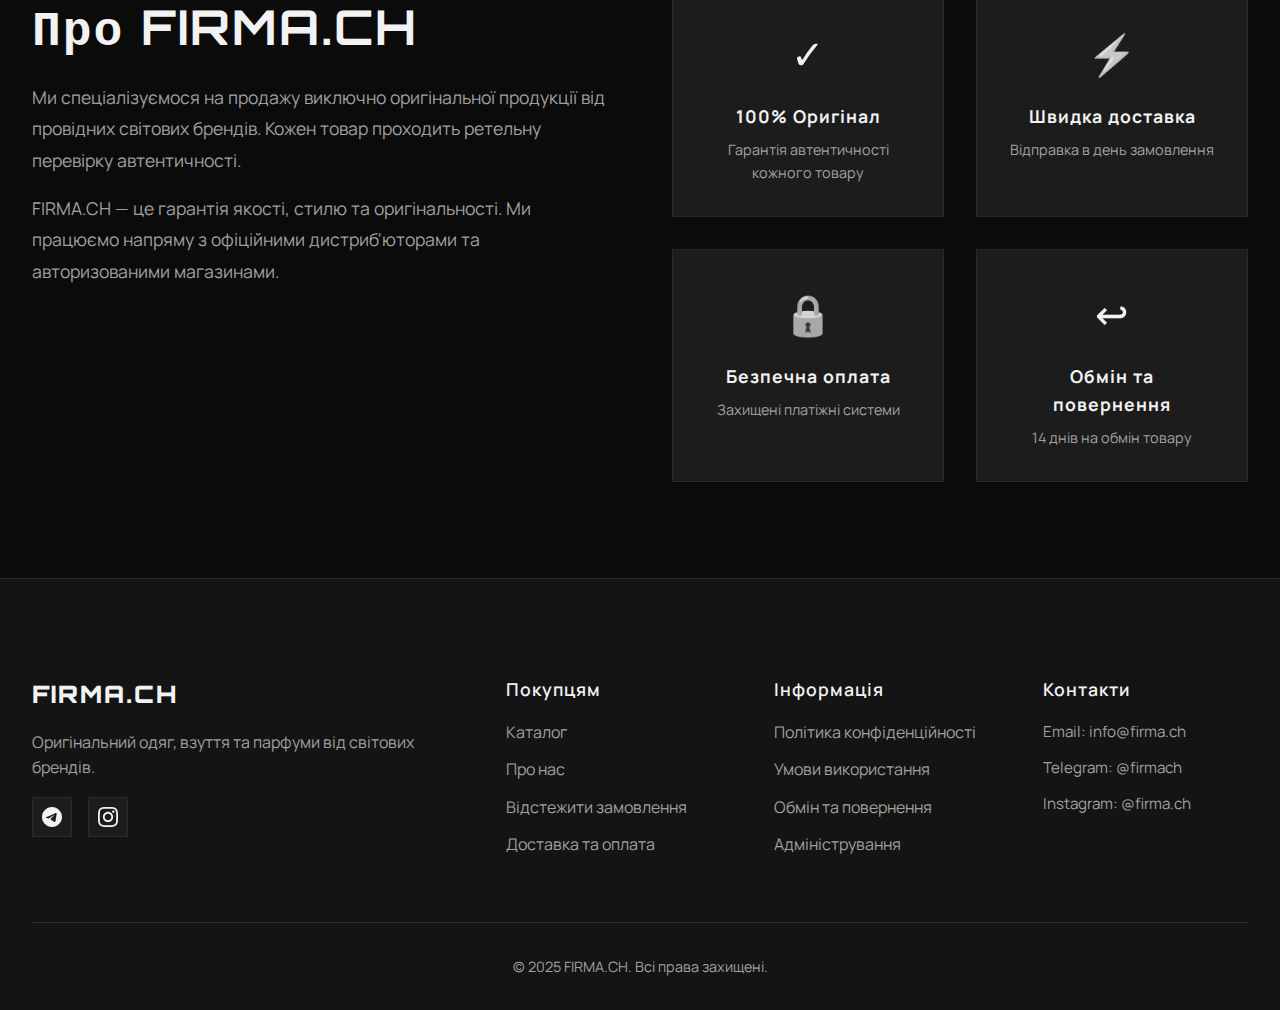
<file: order-success.html>
<!DOCTYPE html>
<html lang="uk">
<head>
    <meta charset="UTF-8">
    <meta name="viewport" content="width=device-width, initial-scale=1.0">
    <title>Замовлення успішно оформлено — FIRMA.CH</title>
    <link rel="stylesheet" href="styles.css">
    <link href="https://fonts.googleapis.com/css2?family=Orbitron:wght@400;500;700;900&family=Manrope:wght@300;400;500;600&display=swap" rel="stylesheet">
    <style>
        .success-container { min-height: calc(100vh - 200px); display: flex; align-items: center; justify-content: center; padding: 120px 0; }
        .success-content { text-align: center; max-width: 600px; background: var(--color-card); border: 1px solid var(--color-border); padding: var(--spacing-xl); }
        .success-icon { font-size: 5rem; margin-bottom: var(--spacing-md); }
        .success-title { font-family: 'Orbitron', monospace; font-size: 2rem; margin-bottom: var(--spacing-sm); }
        .order-id { font-family: 'Orbitron', monospace; font-size: 1.5rem; color: var(--color-muted); margin: var(--spacing-md) 0; }
        .order-details { background: var(--color-dark-grey); border: 1px solid var(--color-border); padding: var(--spacing-md); margin: var(--spacing-md) 0; text-align: left; }
        .detail-row { display: flex; justify-content: space-between; padding: 0.5rem 0; border-bottom: 1px solid var(--color-border); }
    </style>
</head>
<body>
    <nav class="navbar">
        <div class="container">
            <div class="nav-content">
                <a href="index.html" class="logo">FIRMA.CH</a>
            </div>
        </div>
    </nav>
    
    <div class="success-container">
        <div class="success-content">
            <div class="success-icon">✓</div>
            <h1 class="success-title">Замовлення успішно оформлено</h1>
            <p style="color: var(--color-muted); margin-bottom: var(--spacing-md);">Дякуємо за ваше замовлення! Ми зв'яжемося з вами найближчим часом.</p>
            <div class="order-id">Номер замовлення: <span id="orderId"></span></div>
            <div class="order-details" id="orderDetails"></div>
            <div style="display: flex; gap: var(--spacing-sm); margin-top: var(--spacing-md);">
                <a href="tracking.html" class="btn btn-primary" style="flex: 1;">Відстежити замовлення</a>
                <a href="index.html" class="btn btn-secondary" style="flex: 1;">На головну</a>
            </div>
        </div>
    </div>
    
    <script src="app.js"></script>
    <script src="order-success.js"></script>
</body>
</html>
</file>
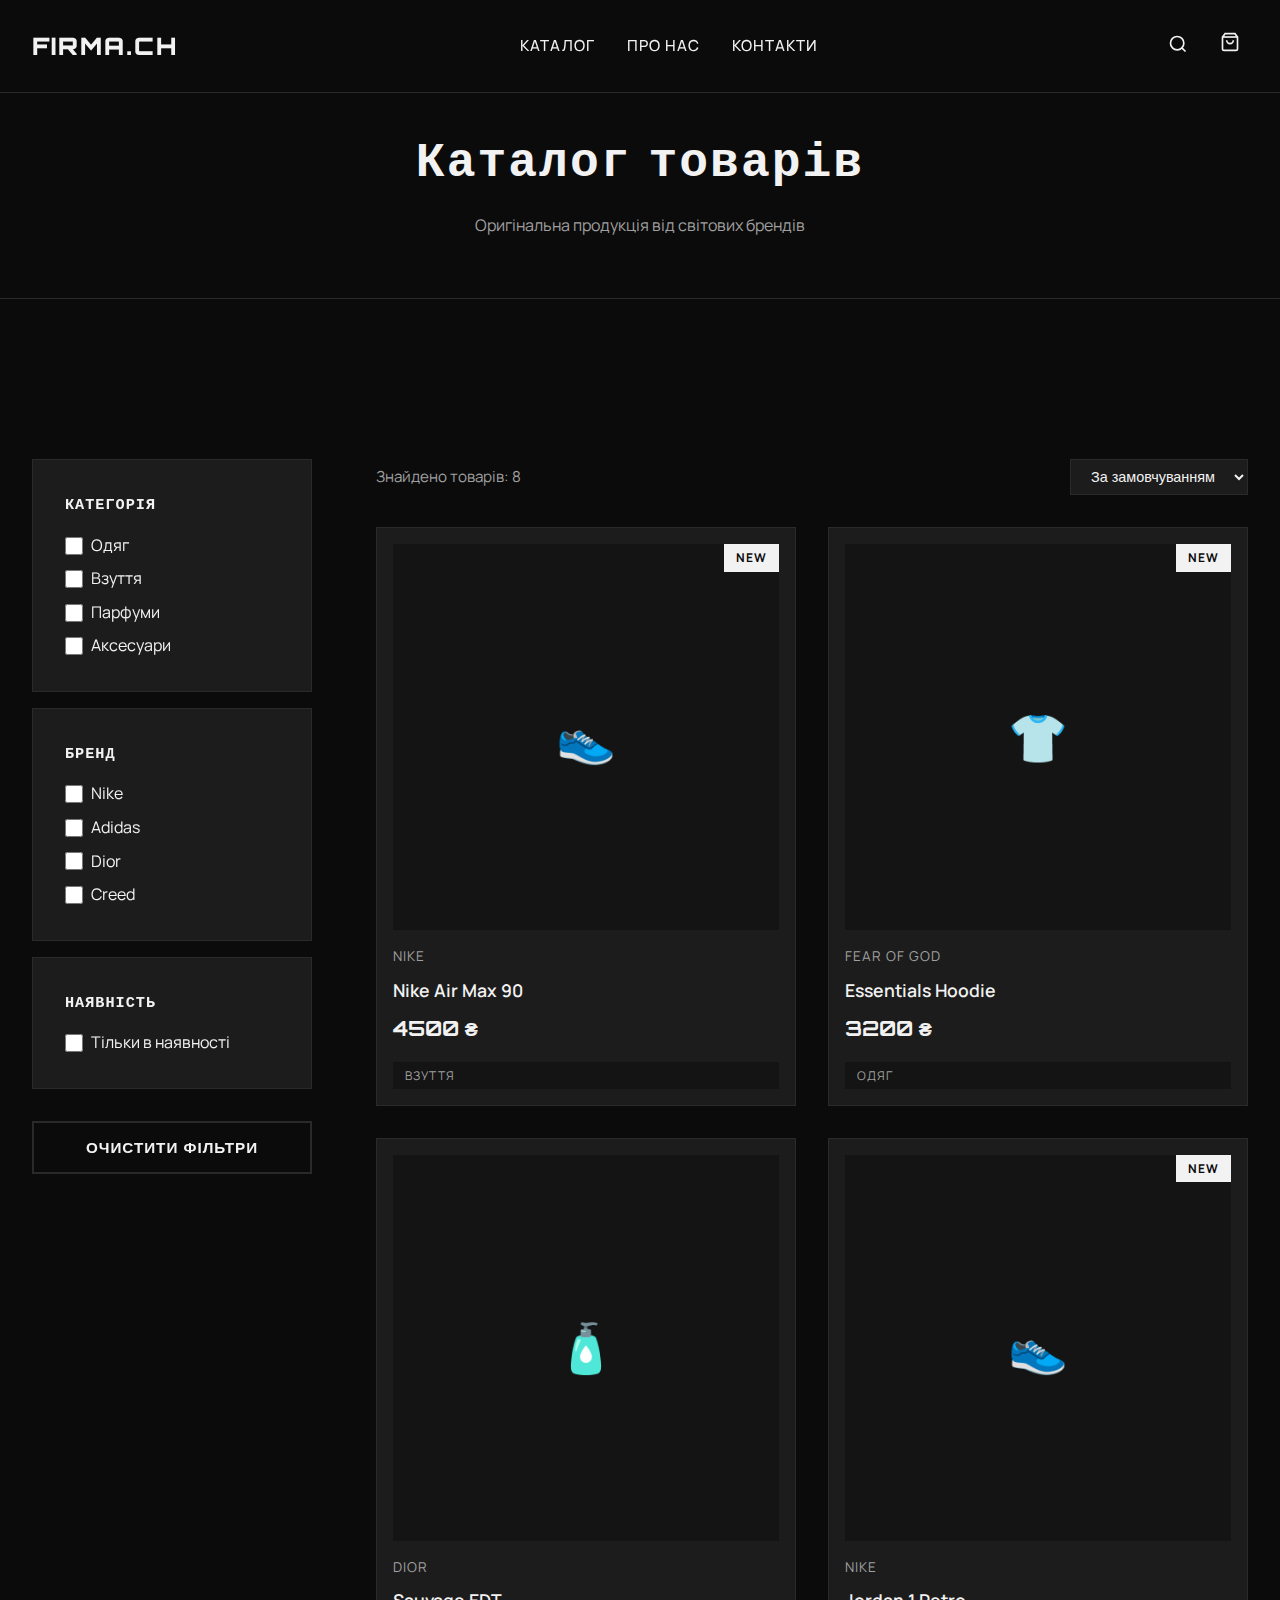
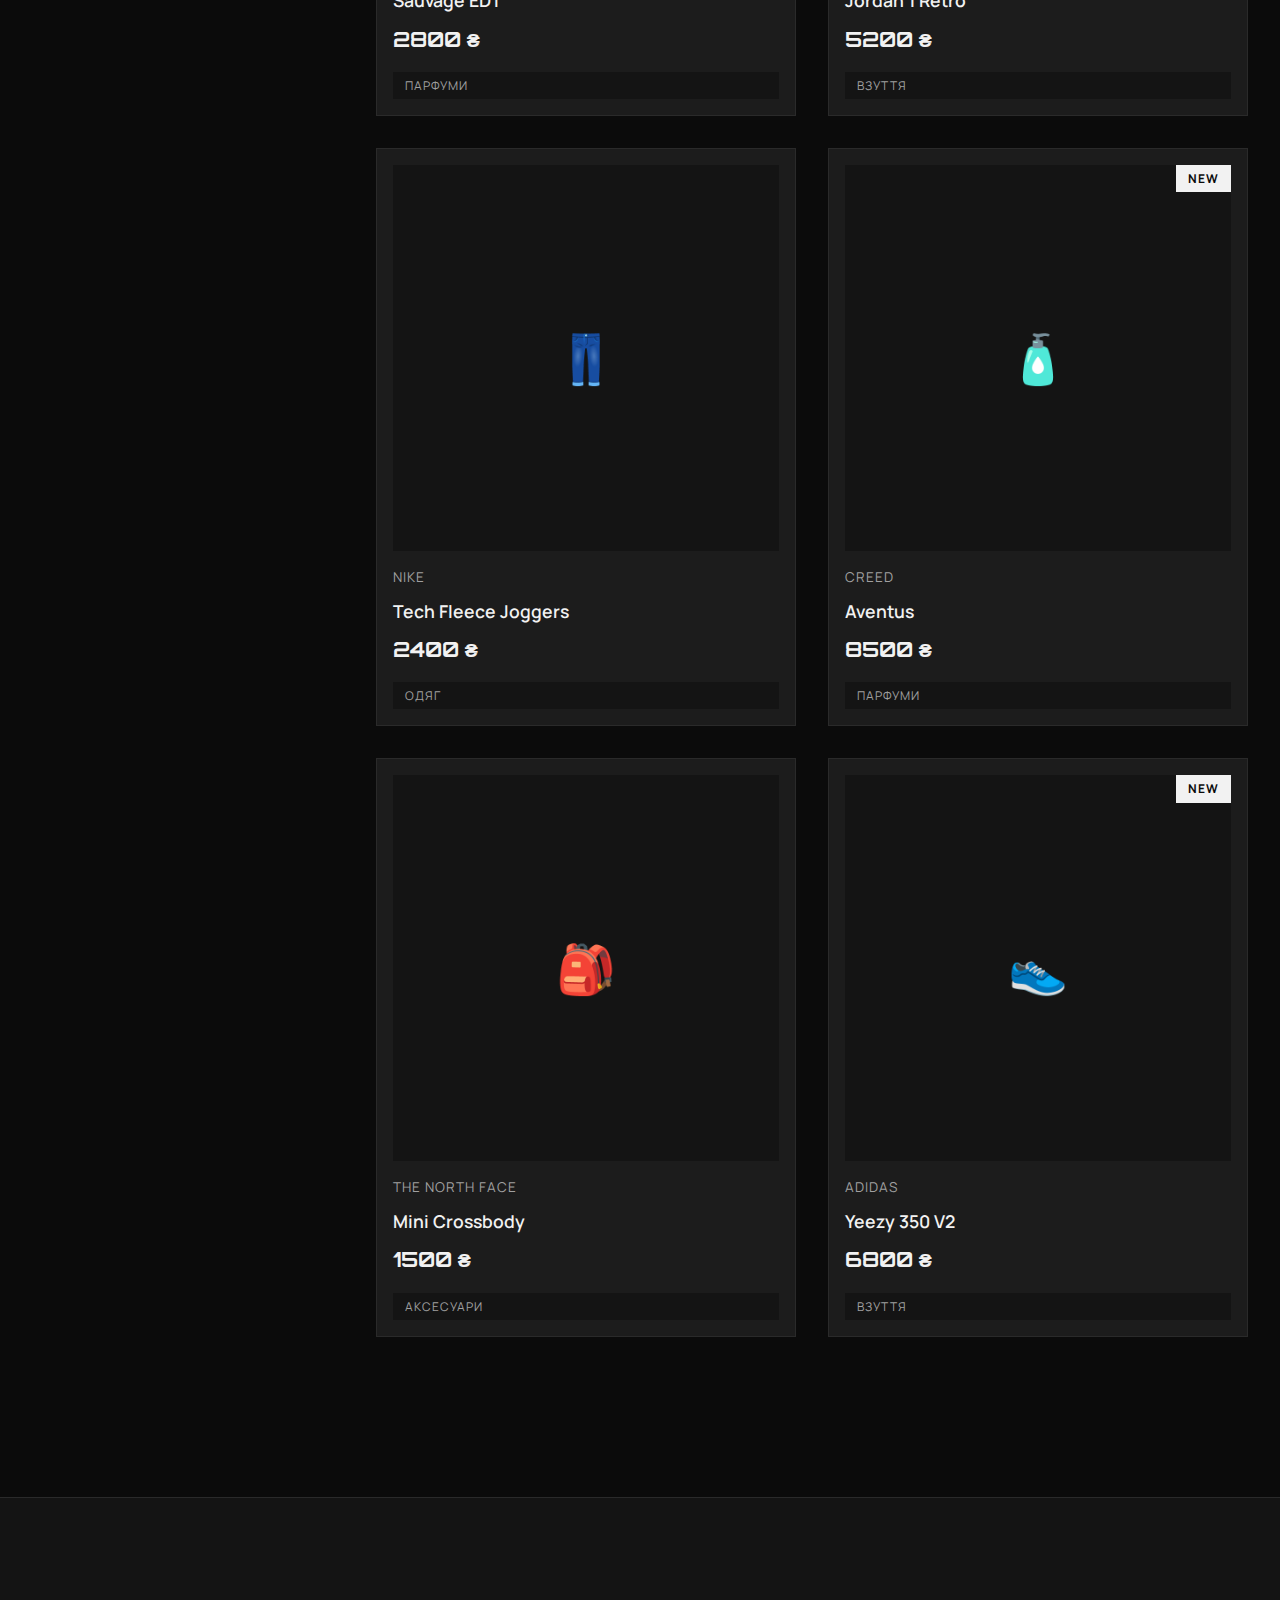
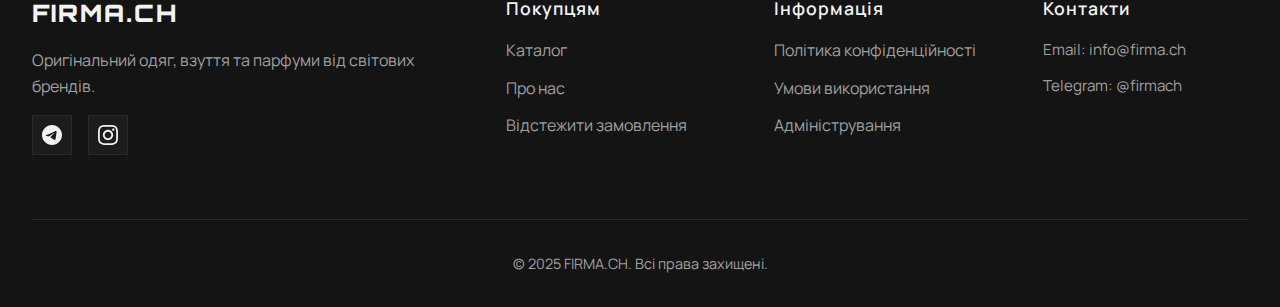
<file: product.html>
<!DOCTYPE html>
<html lang="uk">
<head>
    <meta charset="UTF-8">
    <meta name="viewport" content="width=device-width, initial-scale=1.0">
    <title>Продукт — FIRMA.CH</title>
    <link rel="stylesheet" href="styles.css">
    <link href="https://fonts.googleapis.com/css2?family=Orbitron:wght@400;500;700;900&family=Manrope:wght@300;400;500;600&display=swap" rel="stylesheet">
    <style>
        .product-layout {
            display: grid;
            grid-template-columns: 1fr 1fr;
            gap: var(--spacing-xl);
            padding: 120px 0 var(--spacing-xl);
        }
        
        .product-gallery {
            position: sticky;
            top: 100px;
            height: fit-content;
        }
        
        .product-main-image {
            width: 100%;
            aspect-ratio: 1;
            background: var(--color-card);
            border: 1px solid var(--color-border);
            display: flex;
            align-items: center;
            justify-content: center;
            font-size: 10rem;
            margin-bottom: var(--spacing-md);
        }
        
        .product-thumbnails {
            display: grid;
            grid-template-columns: repeat(4, 1fr);
            gap: var(--spacing-sm);
        }
        
        .thumbnail {
            aspect-ratio: 1;
            background: var(--color-card);
            border: 1px solid var(--color-border);
            display: flex;
            align-items: center;
            justify-content: center;
            font-size: 2rem;
            cursor: pointer;
            transition: var(--transition-fast);
        }
        
        .thumbnail:hover {
            border-color: var(--color-text);
        }
        
        .product-details {
            display: flex;
            flex-direction: column;
            gap: var(--spacing-md);
        }
        
        .product-header {
            border-bottom: 1px solid var(--color-border);
            padding-bottom: var(--spacing-md);
        }
        
        .product-detail-brand {
            color: var(--color-muted);
            font-size: 1rem;
            text-transform: uppercase;
            letter-spacing: 2px;
            margin-bottom: 0.5rem;
        }
        
        .product-detail-name {
            font-family: 'Orbitron', monospace;
            font-size: 2.5rem;
            font-weight: 700;
            letter-spacing: 1px;
            margin-bottom: var(--spacing-sm);
        }
        
        .product-detail-price {
            font-family: 'Orbitron', monospace;
            font-size: 2rem;
            font-weight: 900;
        }
        
        .product-options {
            display: flex;
            flex-direction: column;
            gap: var(--spacing-md);
        }
        
        .option-group label {
            display: block;
            font-size: 0.95rem;
            font-weight: 600;
            text-transform: uppercase;
            letter-spacing: 1px;
            margin-bottom: var(--spacing-sm);
        }
        
        .size-options, .volume-options {
            display: flex;
            gap: 0.5rem;
            flex-wrap: wrap;
        }
        
        .size-btn, .volume-btn {
            background: var(--color-card);
            border: 1px solid var(--color-border);
            color: var(--color-text);
            padding: 0.75rem 1.5rem;
            font-size: 0.9rem;
            font-weight: 600;
            cursor: pointer;
            transition: var(--transition-fast);
        }
        
        .size-btn:hover, .volume-btn:hover {
            border-color: var(--color-text);
        }
        
        .size-btn.selected, .volume-btn.selected {
            background: var(--color-text);
            color: var(--color-black);
            border-color: var(--color-text);
        }
        
        .stock-status {
            display: flex;
            align-items: center;
            gap: 0.5rem;
            padding: var(--spacing-sm);
            background: var(--color-card);
            border: 1px solid var(--color-border);
        }
        
        .stock-indicator {
            width: 10px;
            height: 10px;
            border-radius: 50%;
            background: #4CAF50;
        }
        
        .stock-status.out-of-stock .stock-indicator {
            background: #F44336;
        }
        
        .product-actions {
            display: flex;
            gap: var(--spacing-sm);
        }
        
        .btn-add-to-cart {
            flex: 1;
            background: var(--color-text);
            color: var(--color-black);
            border: none;
            padding: 1.25rem;
            font-size: 1rem;
            font-weight: 700;
            text-transform: uppercase;
            letter-spacing: 2px;
            cursor: pointer;
            transition: var(--transition-smooth);
        }
        
        .btn-add-to-cart:hover {
            background: var(--color-muted);
            transform: translateY(-2px);
        }
        
        .product-description {
            padding: var(--spacing-md);
            background: var(--color-card);
            border: 1px solid var(--color-border);
        }
        
        .product-description h3 {
            font-family: 'Orbitron', monospace;
            margin-bottom: var(--spacing-sm);
            letter-spacing: 1px;
        }
        
        .product-description p {
            color: var(--color-muted);
            line-height: 1.8;
        }
        
        @media (max-width: 1024px) {
            .product-layout {
                grid-template-columns: 1fr;
            }
            
            .product-gallery {
                position: relative;
                top: 0;
            }
        }
    </style>
</head>
<body>
    <!-- Navigation -->
    <nav class="navbar">
        <div class="container">
            <div class="nav-content">
                <a href="index.html" class="logo">FIRMA.CH</a>
                <div class="nav-links">
                    <a href="catalog.html">Каталог</a>
                    <a href="index.html#about">Про нас</a>
                    <a href="index.html#contacts">Контакти</a>
                </div>
                <div class="nav-actions">
                    <button class="search-btn" id="searchToggle">
                        <svg width="20" height="20" viewBox="0 0 24 24" fill="none" stroke="currentColor" stroke-width="2">
                            <circle cx="11" cy="11" r="8"></circle>
                            <path d="m21 21-4.35-4.35"></path>
                        </svg>
                    </button>
                    <a href="cart.html" class="cart-btn">
                        <svg width="20" height="20" viewBox="0 0 24 24" fill="none" stroke="currentColor" stroke-width="2">
                            <path d="M6 2L3 6v14a2 2 0 0 0 2 2h14a2 2 0 0 0 2-2V6l-3-4z"></path>
                            <line x1="3" y1="6" x2="21" y2="6"></line>
                            <path d="M16 10a4 4 0 0 1-8 0"></path>
                        </svg>
                        <span class="cart-count" id="cartCount">0</span>
                    </a>
                </div>
            </div>
        </div>
    </nav>

    <!-- Search Overlay -->
    <div class="search-overlay" id="searchOverlay">
        <div class="search-container">
            <input type="text" placeholder="Пошук товарів..." class="search-input" id="searchInput">
            <button class="search-close" id="searchClose">×</button>
        </div>
    </div>

    <!-- Product -->
    <section class="section">
        <div class="container">
            <div class="product-layout" id="productLayout">
                <!-- Product content will be loaded here -->
            </div>
        </div>
    </section>

    <!-- Similar Products -->
    <section class="section">
        <div class="container">
            <div class="section-header">
                <h2 class="section-title">Схожі товари</h2>
                <a href="catalog.html" class="section-link">Переглянути всі →</a>
            </div>
            <div class="products-grid" id="similarProducts">
                <!-- Similar products will be loaded here -->
            </div>
        </div>
    </section>

    <!-- Footer -->
    <footer class="footer">
        <div class="container">
            <div class="footer-content">
                <div class="footer-section">
                    <h3 class="footer-title">FIRMA.CH</h3>
                    <p class="footer-desc">Оригінальний одяг, взуття та парфуми від світових брендів.</p>
                </div>
                <div class="footer-section">
                    <h4 class="footer-subtitle">Покупцям</h4>
                    <ul class="footer-links">
                        <li><a href="catalog.html">Каталог</a></li>
                        <li><a href="index.html#about">Про нас</a></li>
                    </ul>
                </div>
            </div>
            <div class="footer-bottom">
                <p>&copy; 2025 FIRMA.CH. Всі права захищені.</p>
            </div>
        </div>
    </footer>

    <script src="app.js"></script>
    <script src="product.js"></script>
</body>
</html>
</file>
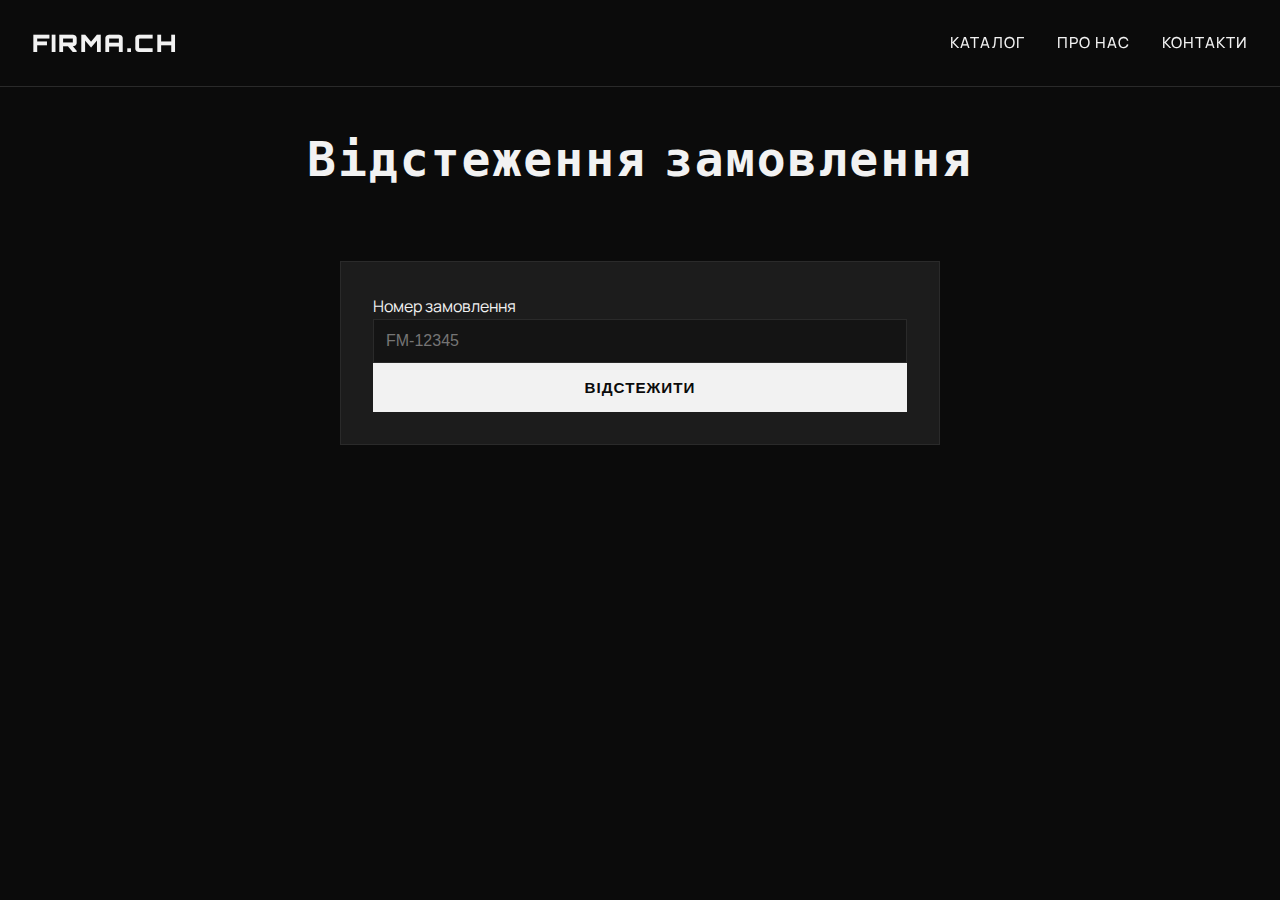
<file: tracking.html>
<!DOCTYPE html>
<html lang="uk">
<head>
    <meta charset="UTF-8">
    <meta name="viewport" content="width=device-width, initial-scale=1.0">
    <title>Відстеження замовлення — FIRMA.CH</title>
    <link rel="stylesheet" href="styles.css">
    <link href="https://fonts.googleapis.com/css2?family=Orbitron:wght@400;500;700;900&family=Manrope:wght@300;400;500;600&display=swap" rel="stylesheet">
    <style>
        .tracking-container { min-height: calc(100vh - 200px); padding: 120px 0; }
        .tracking-form { max-width: 600px; margin: 0 auto var(--spacing-xl); background: var(--color-card); border: 1px solid var(--color-border); padding: var(--spacing-md); }
        .tracking-result { max-width: 800px; margin: 0 auto; background: var(--color-card); border: 1px solid var(--color-border); padding: var(--spacing-md); }
        .status-timeline { display: flex; flex-direction: column; gap: var(--spacing-md); margin: var(--spacing-lg) 0; }
        .status-item { display: flex; align-items: center; gap: var(--spacing-md); padding: var(--spacing-md); background: var(--color-dark-grey); border: 1px solid var(--color-border); position: relative; }
        .status-item.active { border-color: var(--color-text); }
        .status-icon { width: 50px; height: 50px; border-radius: 50%; background: var(--color-card); border: 2px solid var(--color-border); display: flex; align-items: center; justify-content: center; font-size: 1.5rem; }
        .status-item.active .status-icon { border-color: var(--color-text); background: var(--color-text); color: var(--color-black); }
        .status-info { flex: 1; }
        .status-title { font-weight: 600; margin-bottom: 0.25rem; }
        .status-time { color: var(--color-muted); font-size: 0.9rem; }
    </style>
</head>
<body>
    <nav class="navbar">
        <div class="container">
            <div class="nav-content">
                <a href="index.html" class="logo">FIRMA.CH</a>
                <div class="nav-links">
                    <a href="catalog.html">Каталог</a>
                    <a href="index.html#about">Про нас</a>
                    <a href="index.html#contacts">Контакти</a>
                </div>
            </div>
        </div>
    </nav>
    
    <div class="tracking-container">
        <div class="container">
            <h1 class="section-title" style="text-align: center; margin-bottom: var(--spacing-lg);">Відстеження замовлення</h1>
            
            <div class="tracking-form">
                <form id="trackingForm">
                    <div class="form-group"><label>Номер замовлення</label><input type="text" id="orderIdInput" placeholder="FM-12345" required style="width: 100%; background: var(--color-dark-grey); border: 1px solid var(--color-border); color: var(--color-text); padding: 0.75rem; font-size: 1rem;"></div>
                    <button type="submit" class="btn btn-primary" style="width: 100%;">Відстежити</button>
                </form>
            </div>
            
            <div class="tracking-result" id="trackingResult" style="display: none;">
                <h2 style="font-family: 'Orbitron', monospace; margin-bottom: var(--spacing-md);">Статус замовлення: <span id="orderIdDisplay"></span></h2>
                <div class="status-timeline">
                    <div class="status-item active"><div class="status-icon">1</div><div class="status-info"><div class="status-title">Підтверджено</div><div class="status-time">15.02.2025, 14:23</div></div></div>
                    <div class="status-item active"><div class="status-icon">2</div><div class="status-info"><div class="status-title">В обробці</div><div class="status-time">15.02.2025, 15:10</div></div></div>
                    <div class="status-item"><div class="status-icon">3</div><div class="status-info"><div class="status-title">Відправлено</div><div class="status-time">Очікується</div></div></div>
                    <div class="status-item"><div class="status-icon">4</div><div class="status-info"><div class="status-title">Доставлено</div><div class="status-time">Очікується</div></div></div>
                </div>
            </div>
        </div>
    </div>
    
    <script src="app.js"></script>
    <script>
        document.getElementById('trackingForm').addEventListener('submit', (e) => {
            e.preventDefault();
            const orderId = document.getElementById('orderIdInput').value;
            document.getElementById('orderIdDisplay').textContent = orderId;
            document.getElementById('trackingResult').style.display = 'block';
        });
    </script>
</body>
</html>
</file>
<file: styles.css>
:root {
    --color-black: #0B0B0B;
    --color-dark-grey: #141414;
    --color-card: #1C1C1C;
    --color-border: #2A2A2A;
    --color-text: #F2F2F2;
    --color-muted: #A0A0A0;
    --color-accent: #FFFFFF;
    
    --spacing-xs: 0.5rem;
    --spacing-sm: 1rem;
    --spacing-md: 2rem;
    --spacing-lg: 4rem;
    --spacing-xl: 6rem;
    
    --transition-fast: 0.2s ease;
    --transition-smooth: 0.4s cubic-bezier(0.4, 0, 0.2, 1);
    --transition-slow: 0.6s cubic-bezier(0.4, 0, 0.2, 1);
}

* {
    margin: 0;
    padding: 0;
    box-sizing: border-box;
}

html {
    scroll-behavior: smooth;
}

body {
    font-family: 'Manrope', -apple-system, sans-serif;
    background-color: var(--color-black);
    color: var(--color-text);
    line-height: 1.6;
    overflow-x: hidden;
    -webkit-font-smoothing: antialiased;
}

.container {
    max-width: 1400px;
    margin: 0 auto;
    padding: 0 var(--spacing-md);
}

/* Navigation */
.navbar {
    position: fixed;
    top: 0;
    left: 0;
    right: 0;
    background: rgba(11, 11, 11, 0.9);
    backdrop-filter: blur(20px);
    border-bottom: 1px solid var(--color-border);
    z-index: 1000;
    animation: slideDown 0.6s ease;
}

@keyframes slideDown {
    from {
        transform: translateY(-100%);
        opacity: 0;
    }
    to {
        transform: translateY(0);
        opacity: 1;
    }
}

.nav-content {
    display: flex;
    align-items: center;
    justify-content: space-between;
    padding: 1.5rem 0;
}

.logo {
    font-family: 'Orbitron', monospace;
    font-size: 1.5rem;
    font-weight: 900;
    letter-spacing: 2px;
    color: var(--color-text);
    text-decoration: none;
    transition: var(--transition-fast);
}

.logo:hover {
    color: var(--color-muted);
    transform: scale(1.05);
}

.nav-links {
    display: flex;
    gap: var(--spacing-md);
}

.nav-links a {
    color: var(--color-text);
    text-decoration: none;
    font-size: 0.95rem;
    font-weight: 500;
    text-transform: uppercase;
    letter-spacing: 1px;
    transition: var(--transition-fast);
    position: relative;
}

.nav-links a::after {
    content: '';
    position: absolute;
    bottom: -4px;
    left: 0;
    width: 0;
    height: 1px;
    background: var(--color-text);
    transition: var(--transition-smooth);
}

.nav-links a:hover::after {
    width: 100%;
}

.nav-actions {
    display: flex;
    align-items: center;
    gap: var(--spacing-sm);
}

.search-btn, .cart-btn, .menu-toggle {
    background: transparent;
    border: none;
    color: var(--color-text);
    cursor: pointer;
    padding: 0.5rem;
    transition: var(--transition-fast);
    position: relative;
}

.search-btn:hover, .cart-btn:hover {
    color: var(--color-muted);
    transform: scale(1.1);
}

.cart-count {
    position: absolute;
    top: 0;
    right: 0;
    background: var(--color-text);
    color: var(--color-black);
    font-size: 0.7rem;
    font-weight: 700;
    width: 18px;
    height: 18px;
    border-radius: 50%;
    display: flex;
    align-items: center;
    justify-content: center;
}

.menu-toggle {
    display: none;
    flex-direction: column;
    gap: 4px;
}

.menu-toggle span {
    width: 24px;
    height: 2px;
    background: var(--color-text);
    transition: var(--transition-fast);
}

/* Search Overlay */
.search-overlay {
    position: fixed;
    top: 0;
    left: 0;
    right: 0;
    bottom: 0;
    background: rgba(11, 11, 11, 0.98);
    backdrop-filter: blur(10px);
    z-index: 2000;
    display: flex;
    align-items: center;
    justify-content: center;
    opacity: 0;
    pointer-events: none;
    transition: var(--transition-smooth);
}

.search-overlay.active {
    opacity: 1;
    pointer-events: all;
}

.search-container {
    position: relative;
    width: 90%;
    max-width: 600px;
}

.search-input {
    width: 100%;
    background: transparent;
    border: none;
    border-bottom: 2px solid var(--color-border);
    color: var(--color-text);
    font-size: 2rem;
    font-weight: 300;
    padding: 1rem 0;
    outline: none;
    font-family: 'Orbitron', monospace;
    transition: var(--transition-smooth);
}

.search-input:focus {
    border-bottom-color: var(--color-text);
}

.search-close {
    position: absolute;
    top: 50%;
    right: 0;
    transform: translateY(-50%);
    background: transparent;
    border: none;
    color: var(--color-text);
    font-size: 3rem;
    cursor: pointer;
    transition: var(--transition-fast);
}

.search-close:hover {
    color: var(--color-muted);
    transform: translateY(-50%) rotate(90deg);
}

/* Hero Section */
.hero {
    min-height: 100vh;
    display: flex;
    align-items: center;
    justify-content: center;
    position: relative;
    overflow: hidden;
    padding-top: 80px;
}

.hero-bg {
    position: absolute;
    inset: 0;
    background: 
        radial-gradient(circle at 20% 50%, rgba(255, 255, 255, 0.03) 0%, transparent 50%),
        radial-gradient(circle at 80% 80%, rgba(255, 255, 255, 0.02) 0%, transparent 50%);
}

.hero-content {
    position: relative;
    z-index: 1;
    text-align: center;
}

.hero-title {
    font-family: 'Orbitron', monospace;
    font-size: clamp(3rem, 10vw, 7rem);
    font-weight: 900;
    letter-spacing: 4px;
    line-height: 1;
    margin-bottom: var(--spacing-md);
}

.hero-line {
    display: block;
    animation: fadeInUp 0.8s ease backwards;
}

.hero-line:nth-child(2) {
    animation-delay: 0.2s;
}

.hero-tagline {
    font-size: clamp(2rem, 6vw, 4rem);
    color: var(--color-muted);
    font-weight: 400;
}

@keyframes fadeInUp {
    from {
        opacity: 0;
        transform: translateY(40px);
    }
    to {
        opacity: 1;
        transform: translateY(0);
    }
}

.hero-subtitle {
    font-size: 1.2rem;
    color: var(--color-muted);
    margin-bottom: var(--spacing-lg);
    animation: fadeInUp 0.8s ease 0.4s backwards;
    letter-spacing: 2px;
}

.hero-buttons {
    display: flex;
    gap: var(--spacing-sm);
    justify-content: center;
    flex-wrap: wrap;
    animation: fadeInUp 0.8s ease 0.6s backwards;
}

.btn {
    padding: 1rem 2.5rem;
    font-size: 0.95rem;
    font-weight: 600;
    text-decoration: none;
    text-transform: uppercase;
    letter-spacing: 1px;
    border: none;
    cursor: pointer;
    transition: var(--transition-smooth);
    position: relative;
    overflow: hidden;
}

.btn-primary {
    background: var(--color-text);
    color: var(--color-black);
}

.btn-primary::before {
    content: '';
    position: absolute;
    top: 50%;
    left: 50%;
    width: 0;
    height: 0;
    border-radius: 50%;
    background: var(--color-muted);
    transition: width 0.6s ease, height 0.6s ease;
    transform: translate(-50%, -50%);
    z-index: -1;
}

.btn-primary:hover::before {
    width: 300px;
    height: 300px;
}

.btn-primary:hover {
    transform: translateY(-2px);
}

.btn-secondary {
    background: transparent;
    color: var(--color-text);
    border: 2px solid var(--color-border);
}

.btn-secondary:hover {
    background: var(--color-card);
    border-color: var(--color-text);
    transform: translateY(-2px);
}

.hero-scroll {
    position: absolute;
    bottom: 2rem;
    left: 50%;
    transform: translateX(-50%);
    display: flex;
    flex-direction: column;
    align-items: center;
    gap: 1rem;
    color: var(--color-muted);
    font-size: 0.85rem;
    letter-spacing: 1px;
    animation: fadeInUp 0.8s ease 0.8s backwards;
}

.scroll-line {
    width: 1px;
    height: 60px;
    background: linear-gradient(to bottom, var(--color-muted), transparent);
    animation: scrollDown 2s ease infinite;
}

@keyframes scrollDown {
    0%, 100% {
        transform: translateY(0);
        opacity: 1;
    }
    50% {
        transform: translateY(20px);
        opacity: 0;
    }
}

/* Sections */
.section {
    padding: var(--spacing-xl) 0;
    position: relative;
}

.section-header {
    display: flex;
    justify-content: space-between;
    align-items: center;
    margin-bottom: var(--spacing-lg);
}

.section-title {
    font-family: 'Orbitron', monospace;
    font-size: clamp(2rem, 5vw, 3rem);
    font-weight: 700;
    letter-spacing: 2px;
}

.section-link {
    color: var(--color-muted);
    text-decoration: none;
    font-size: 1rem;
    transition: var(--transition-fast);
    letter-spacing: 1px;
}

.section-link:hover {
    color: var(--color-text);
    transform: translateX(5px);
}

/* Products Grid */
.products-grid {
    display: grid;
    grid-template-columns: repeat(auto-fill, minmax(280px, 1fr));
    gap: var(--spacing-md);
}

.product-card {
    background: var(--color-card);
    border: 1px solid var(--color-border);
    padding: var(--spacing-sm);
    text-decoration: none;
    color: var(--color-text);
    transition: var(--transition-smooth);
    position: relative;
    overflow: hidden;
}

.product-card::before {
    content: '';
    position: absolute;
    top: 0;
    left: 0;
    right: 0;
    height: 2px;
    background: var(--color-text);
    transform: scaleX(0);
    transition: var(--transition-smooth);
}

.product-card:hover::before {
    transform: scaleX(1);
}

.product-card:hover {
    border-color: var(--color-muted);
    transform: translateY(-8px);
}

.product-image {
    width: 100%;
    aspect-ratio: 1;
    background: var(--color-dark-grey);
    margin-bottom: var(--spacing-sm);
    display: flex;
    align-items: center;
    justify-content: center;
    font-size: 3rem;
    overflow: hidden;
}

.product-image img {
    width: 100%;
    height: 100%;
    object-fit: cover;
}

.product-badge {
    position: absolute;
    top: var(--spacing-sm);
    right: var(--spacing-sm);
    background: var(--color-text);
    color: var(--color-black);
    padding: 0.25rem 0.75rem;
    font-size: 0.75rem;
    font-weight: 700;
    letter-spacing: 1px;
    text-transform: uppercase;
}

.product-info {
    display: flex;
    flex-direction: column;
    gap: 0.5rem;
}

.product-brand {
    color: var(--color-muted);
    font-size: 0.85rem;
    text-transform: uppercase;
    letter-spacing: 1px;
}

.product-name {
    font-size: 1.1rem;
    font-weight: 600;
}

.product-price {
    font-size: 1.3rem;
    font-weight: 700;
    font-family: 'Orbitron', monospace;
}

.product-category {
    display: inline-block;
    background: var(--color-dark-grey);
    color: var(--color-muted);
    padding: 0.25rem 0.75rem;
    font-size: 0.75rem;
    text-transform: uppercase;
    letter-spacing: 1px;
    margin-top: 0.5rem;
}

.product-actions {
    display: flex;
    gap: 0.5rem;
    margin-top: var(--spacing-sm);
}

.btn-add-cart {
    flex: 1;
    background: transparent;
    border: 1px solid var(--color-border);
    color: var(--color-text);
    padding: 0.75rem;
    font-size: 0.85rem;
    text-transform: uppercase;
    letter-spacing: 1px;
    cursor: pointer;
    transition: var(--transition-smooth);
}

.btn-add-cart:hover {
    background: var(--color-text);
    color: var(--color-black);
    border-color: var(--color-text);
}

/* Categories Grid */
.categories-grid {
    display: grid;
    grid-template-columns: repeat(auto-fit, minmax(250px, 1fr));
    gap: var(--spacing-md);
}

.category-card {
    background: var(--color-card);
    border: 1px solid var(--color-border);
    padding: var(--spacing-lg);
    text-align: center;
    text-decoration: none;
    color: var(--color-text);
    transition: var(--transition-smooth);
    position: relative;
    overflow: hidden;
}

.category-card::after {
    content: '';
    position: absolute;
    inset: 0;
    background: linear-gradient(135deg, rgba(255, 255, 255, 0.05) 0%, transparent 50%);
    opacity: 0;
    transition: var(--transition-smooth);
}

.category-card:hover::after {
    opacity: 1;
}

.category-card:hover {
    border-color: var(--color-text);
    transform: translateY(-8px);
}

.category-icon {
    font-size: 3rem;
    margin-bottom: var(--spacing-sm);
    filter: grayscale(100%);
}

.category-card h3 {
    font-family: 'Orbitron', monospace;
    font-size: 1.5rem;
    margin-bottom: 0.5rem;
    letter-spacing: 2px;
}

.category-card p {
    color: var(--color-muted);
    font-size: 0.95rem;
}

/* About Section */
.about-content {
    display: grid;
    grid-template-columns: 1fr 1fr;
    gap: var(--spacing-lg);
    align-items: start;
}

.about-text {
    display: flex;
    flex-direction: column;
    gap: var(--spacing-sm);
}

.about-text p {
    color: var(--color-muted);
    font-size: 1.1rem;
    line-height: 1.8;
}

.about-features {
    display: grid;
    grid-template-columns: repeat(2, 1fr);
    gap: var(--spacing-md);
}

.feature-card {
    background: var(--color-card);
    border: 1px solid var(--color-border);
    padding: var(--spacing-md);
    text-align: center;
    transition: var(--transition-smooth);
}

.feature-card:hover {
    border-color: var(--color-muted);
    transform: scale(1.05);
}

.feature-icon {
    font-size: 2.5rem;
    margin-bottom: var(--spacing-sm);
    filter: grayscale(100%);
}

.feature-card h3 {
    font-size: 1.1rem;
    margin-bottom: 0.5rem;
    letter-spacing: 1px;
}

.feature-card p {
    color: var(--color-muted);
    font-size: 0.9rem;
}

/* Footer */
.footer {
    background: var(--color-dark-grey);
    border-top: 1px solid var(--color-border);
    padding: var(--spacing-xl) 0 var(--spacing-md);
}

.footer-content {
    display: grid;
    grid-template-columns: 2fr 1fr 1fr 1fr;
    gap: var(--spacing-lg);
    margin-bottom: var(--spacing-lg);
}

.footer-title {
    font-family: 'Orbitron', monospace;
    font-size: 1.5rem;
    font-weight: 900;
    letter-spacing: 2px;
    margin-bottom: var(--spacing-sm);
}

.footer-desc {
    color: var(--color-muted);
    margin-bottom: var(--spacing-sm);
}

.footer-social {
    display: flex;
    gap: var(--spacing-sm);
}

.social-link {
    display: flex;
    align-items: center;
    justify-content: center;
    width: 40px;
    height: 40px;
    background: var(--color-card);
    border: 1px solid var(--color-border);
    color: var(--color-text);
    text-decoration: none;
    transition: var(--transition-smooth);
}

.social-link:hover {
    background: var(--color-text);
    color: var(--color-black);
    border-color: var(--color-text);
    transform: translateY(-4px);
}

.footer-subtitle {
    font-size: 1.1rem;
    font-weight: 600;
    margin-bottom: var(--spacing-sm);
    letter-spacing: 1px;
}

.footer-links, .footer-contacts {
    list-style: none;
    display: flex;
    flex-direction: column;
    gap: 0.75rem;
}

.footer-links a {
    color: var(--color-muted);
    text-decoration: none;
    transition: var(--transition-fast);
}

.footer-links a:hover {
    color: var(--color-text);
    padding-left: 8px;
}

.footer-contacts li {
    color: var(--color-muted);
    font-size: 0.95rem;
}

.footer-bottom {
    border-top: 1px solid var(--color-border);
    padding-top: var(--spacing-md);
    text-align: center;
    color: var(--color-muted);
    font-size: 0.9rem;
}

/* Responsive Design */
@media (max-width: 1024px) {
    .nav-links {
        display: none;
    }
    
    .menu-toggle {
        display: flex;
    }
    
    .footer-content {
        grid-template-columns: 1fr 1fr;
    }
    
    .about-content {
        grid-template-columns: 1fr;
    }
}

@media (max-width: 768px) {
    .products-grid {
        grid-template-columns: repeat(2, 1fr);
        gap: var(--spacing-sm);
    }
    
    .categories-grid {
        grid-template-columns: 1fr;
    }
    
    .about-features {
        grid-template-columns: 1fr;
    }
    
    .footer-content {
        grid-template-columns: 1fr;
        gap: var(--spacing-md);
    }
    
    .hero-buttons {
        flex-direction: column;
    }
    
    .btn {
        width: 100%;
    }
}

@media (max-width: 480px) {
    .products-grid {
        grid-template-columns: 1fr;
    }
    
    .search-input {
        font-size: 1.5rem;
    }
}
</file>
